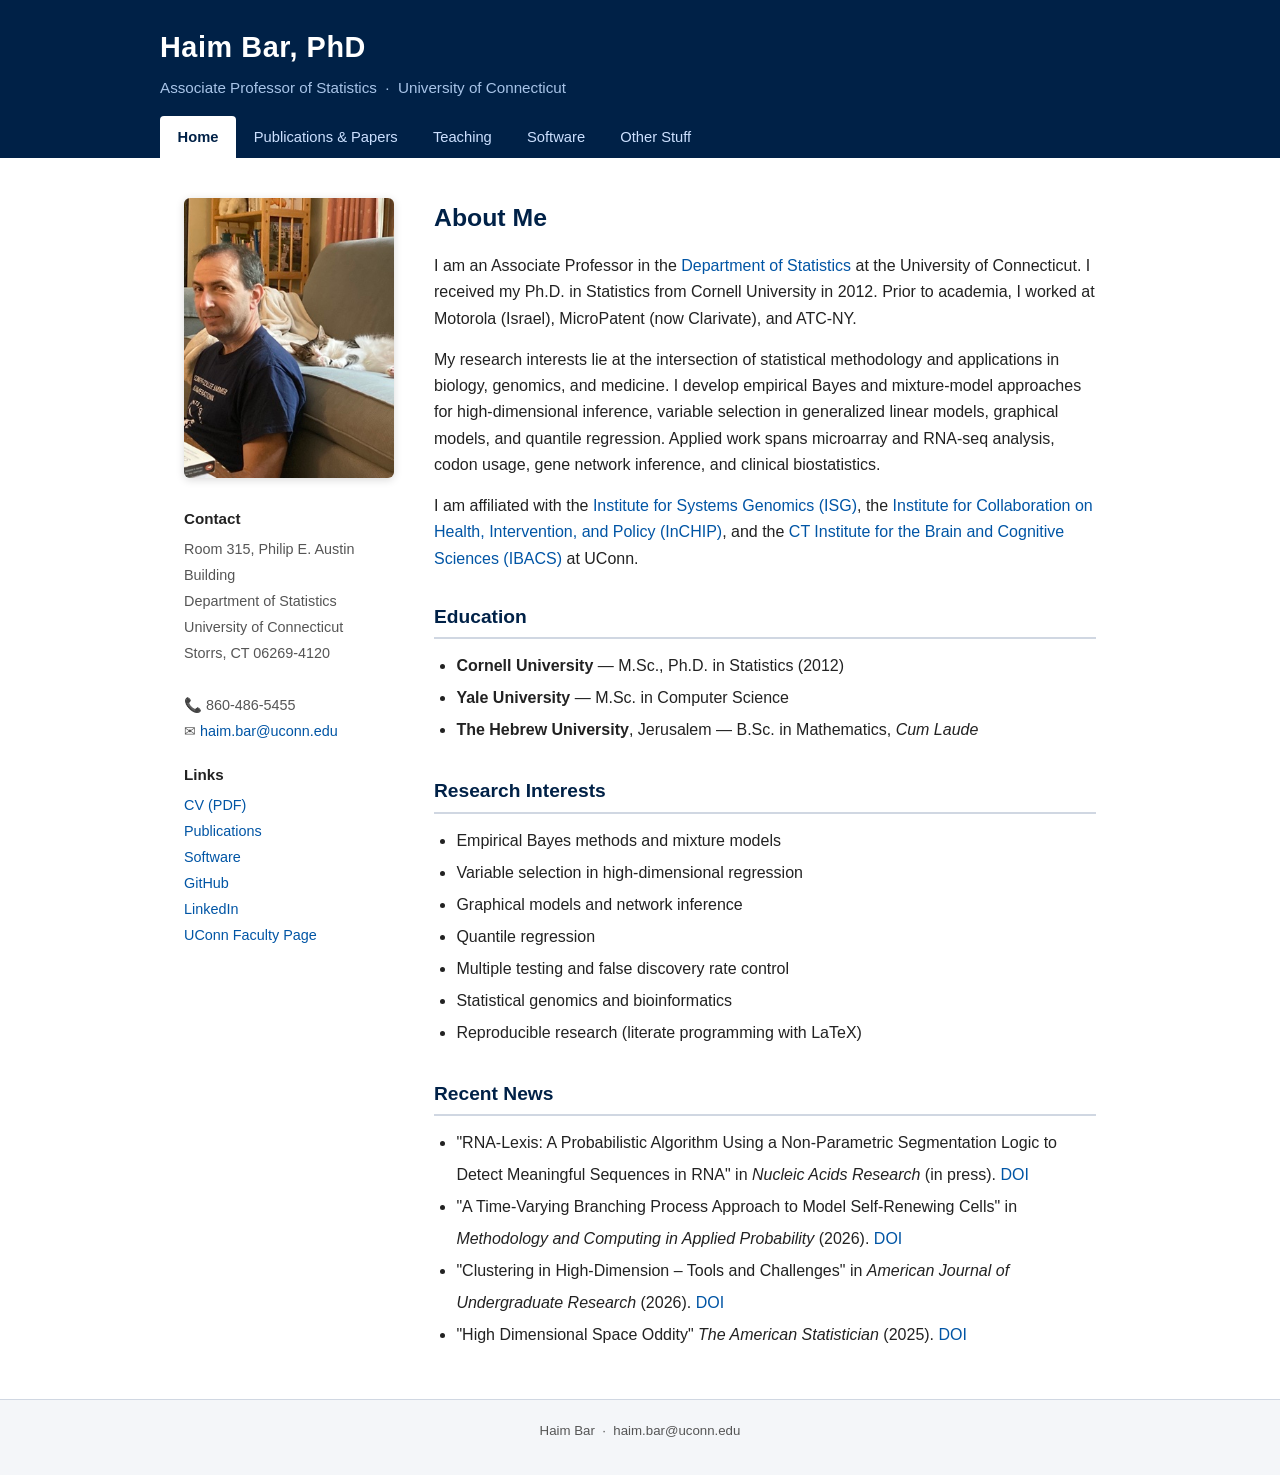
<file: index.html>
<!DOCTYPE html>
<html lang="en">
<head>
  <meta charset="UTF-8">
  <meta name="viewport" content="width=device-width, initial-scale=1.0">
  <title>Haim Bar, PhD – Statistics</title>
  <meta name="description" content="Haim Bar, Associate Professor of Statistics at the University of Connecticut. Research in empirical Bayes methods, mixture models, statistical genomics, and high-dimensional inference.">
  <link rel="stylesheet" href="css/style.css">
</head>
<script type="application/ld+json">
{
  "@context": "https://schema.org",
  "@type": "Person",
  "name": "Haim Bar",
  "givenName": "Haim",
  "familyName": "Bar",
  "honorificSuffix": "PhD",
  "jobTitle": "Associate Professor of Statistics",
  "affiliation": {
    "@type": "Organization",
    "name": "University of Connecticut",
    "department": "Department of Statistics",
    "url": "https://statistics.uconn.edu/"
  },
  "url": "https://haimbar.github.io",
  "email": "haim.bar@uconn.edu",
  "telephone": "+1-860-486-5455",
  "address": {
    "@type": "PostalAddress",
    "streetAddress": "Room 315, Philip E. Austin Building",
    "addressLocality": "Storrs",
    "addressRegion": "CT",
    "postalCode": "06269-4120",
    "addressCountry": "US"
  },
  "alumniOf": [
    { "@type": "Organization", "name": "Cornell University" },
    { "@type": "Organization", "name": "Yale University" },
    { "@type": "Organization", "name": "The Hebrew University of Jerusalem" }
  ],
  "knowsAbout": [
    "Empirical Bayes methods",
    "Mixture models",
    "Statistical genomics",
    "High-dimensional inference",
    "Variable selection in generalized linear models",
    "Graphical models and network inference",
    "Quantile regression",
    "Multiple testing and false discovery rate",
    "RNA-seq analysis",
    "Bioinformatics"
  ],
  "sameAs": [
    "https://github.com/haimbar",
    "https://www.linkedin.com/in/haim-bar-45a3612/",
    "https://statistics.uconn.edu/person/haim-bar/"
  ]
}
</script>
<body>

<header>
  <div class="header-inner">
    <div class="site-title"><a href="index.html">Haim Bar, PhD</a></div>
    <div class="site-subtitle">Associate Professor of Statistics &nbsp;·&nbsp; University of Connecticut</div>
    <nav>
      <ul>
        <li><a href="index.html" class="active">Home</a></li>
        <li><a href="publications.html">Publications &amp; Papers</a></li>
        <li><a href="teaching.html">Teaching</a></li>
        <li><a href="software.html">Software</a></li>
        <li><a href="other.html">Other Stuff</a></li>
      </ul>
    </nav>
  </div>
</header>

<main>
  <div class="home-grid">

    <!-- Left column: photo + contact -->
    <div>
      <img src="img/photo.jpg" alt="Haim Bar" class="profile-photo"
           onerror="this.outerHTML='<div class=\'profile-photo-placeholder\'>Photo</div>'">

      <div class="contact-block">
        <strong>Contact</strong>
        Room 315, Philip E. Austin Building<br>
        Department of Statistics<br>
        University of Connecticut<br>
        Storrs, CT 06269-4120<br><br>
        &#128222; 860-486-5455<br>
        ✉ <a href="mailto:haim.bar@uconn.edu">haim.bar@uconn.edu</a>
      </div>

      <div class="contact-block" style="margin-top:1rem;">
        <strong>Links</strong>
        <a href="HYB_CV.pdf" target="_blank">CV (PDF)</a><br>
        <a href="publications.html">Publications</a><br>
        <a href="software.html">Software</a><br>
        <a href="https://github.com/haimbar" target="_blank" rel="noopener">GitHub</a><br>
        <a href="https://www.linkedin.com/in/haim-bar-45a3612/" target="_blank" rel="noopener">LinkedIn</a><br>
        <a href="https://statistics.uconn.edu/person/haim-bar/" target="_blank" rel="noopener">UConn Faculty Page</a>
      </div>
    </div>

    <!-- Right column: bio -->
    <div>
      <h1>About Me</h1>

      <p>
        I am an Associate Professor in the
        <a href="https://statistics.uconn.edu/" target="_blank" rel="noopener">Department of Statistics</a>
        at the University of Connecticut. I received my Ph.D. in Statistics from Cornell University in 2012.
        Prior to academia, I worked at Motorola (Israel), MicroPatent (now Clarivate), and ATC-NY.
      </p>

      <p>
        My research interests lie at the intersection of statistical methodology and applications in biology,
        genomics, and medicine. I develop empirical Bayes and mixture-model approaches for high-dimensional
        inference, variable selection in generalized linear models, graphical models, and quantile regression.
        Applied work spans microarray and RNA-seq analysis, codon usage, gene network inference, and
        clinical biostatistics.
      </p>

      <p>
        I am affiliated with the
        <a href="https://isg.uconn.edu/" target="_blank" rel="noopener">Institute for Systems Genomics (ISG)</a>,
        the
        <a href="https://inchip.uconn.edu/" target="_blank" rel="noopener">Institute for Collaboration on Health, Intervention, and Policy (InCHIP)</a>,
        and the
        <a href="https://ibacs.uconn.edu/" target="_blank" rel="noopener">CT Institute for the Brain and Cognitive Sciences (IBACS)</a>
        at UConn.
      </p>

      <h2>Education</h2>
      <ul style="margin-left:1.4rem; margin-bottom:.9rem; line-height:2;">
        <li><strong>Cornell University</strong> — M.Sc., Ph.D. in Statistics (2012)</li>
        <li><strong>Yale University</strong> — M.Sc. in Computer Science</li>
        <li><strong>The Hebrew University</strong>, Jerusalem — B.Sc. in Mathematics, <em>Cum Laude</em></li>
      </ul>

      <h2>Research Interests</h2>
      <ul style="margin-left:1.4rem; margin-bottom:.9rem; line-height:2;">
        <li>Empirical Bayes methods and mixture models</li>
        <li>Variable selection in high-dimensional regression</li>
        <li>Graphical models and network inference</li>
        <li>Quantile regression</li>
        <li>Multiple testing and false discovery rate control</li>
        <li>Statistical genomics and bioinformatics</li>
        <li>Reproducible research (literate programming with LaTeX)</li>
      </ul>

      <h2>Recent News</h2>
      <ul style="margin-left:1.4rem; line-height:2;">
        <li>
          "RNA-Lexis: A Probabilistic Algorithm Using a Non-Parametric Segmentation Logic to Detect Meaningful Sequences in RNA"
          in <em>Nucleic Acids Research</em> (in press).
          <a href="https://doi.org/10.5281/zenodo.21744120" target="_blank" rel="noopener">DOI</a>
        </li>
        <li>
          "A Time-Varying Branching Process Approach to Model Self-Renewing Cells"
          in <em>Methodology and Computing in Applied Probability</em> (2026).
          <a href="https://doi.org/10.1007/s11009-026-10270-1" target="_blank" rel="noopener">DOI</a>
        </li>
        <li>
          "Clustering in High-Dimension – Tools and Challenges" in <em>American Journal of Undergraduate Research</em> (2026).
          <a href="https://doi.org/10.33697/ajur.2026.173" target="_blank" rel="noopener">DOI</a>
        </li>
        <li>
          "High Dimensional Space Oddity" <em>The American Statistician</em> (2025).
          <a href="https://doi.org/10.1080/00031305.2025.2505507" target="_blank" rel="noopener">DOI</a>
        </li>
      </ul>
    </div>

  </div>
</main>

<footer>
  <p>Haim Bar &nbsp;·&nbsp; <a href="mailto:haim.bar@uconn.edu">haim.bar@uconn.edu</a></p>
</footer>

</body>
</html>
</file>
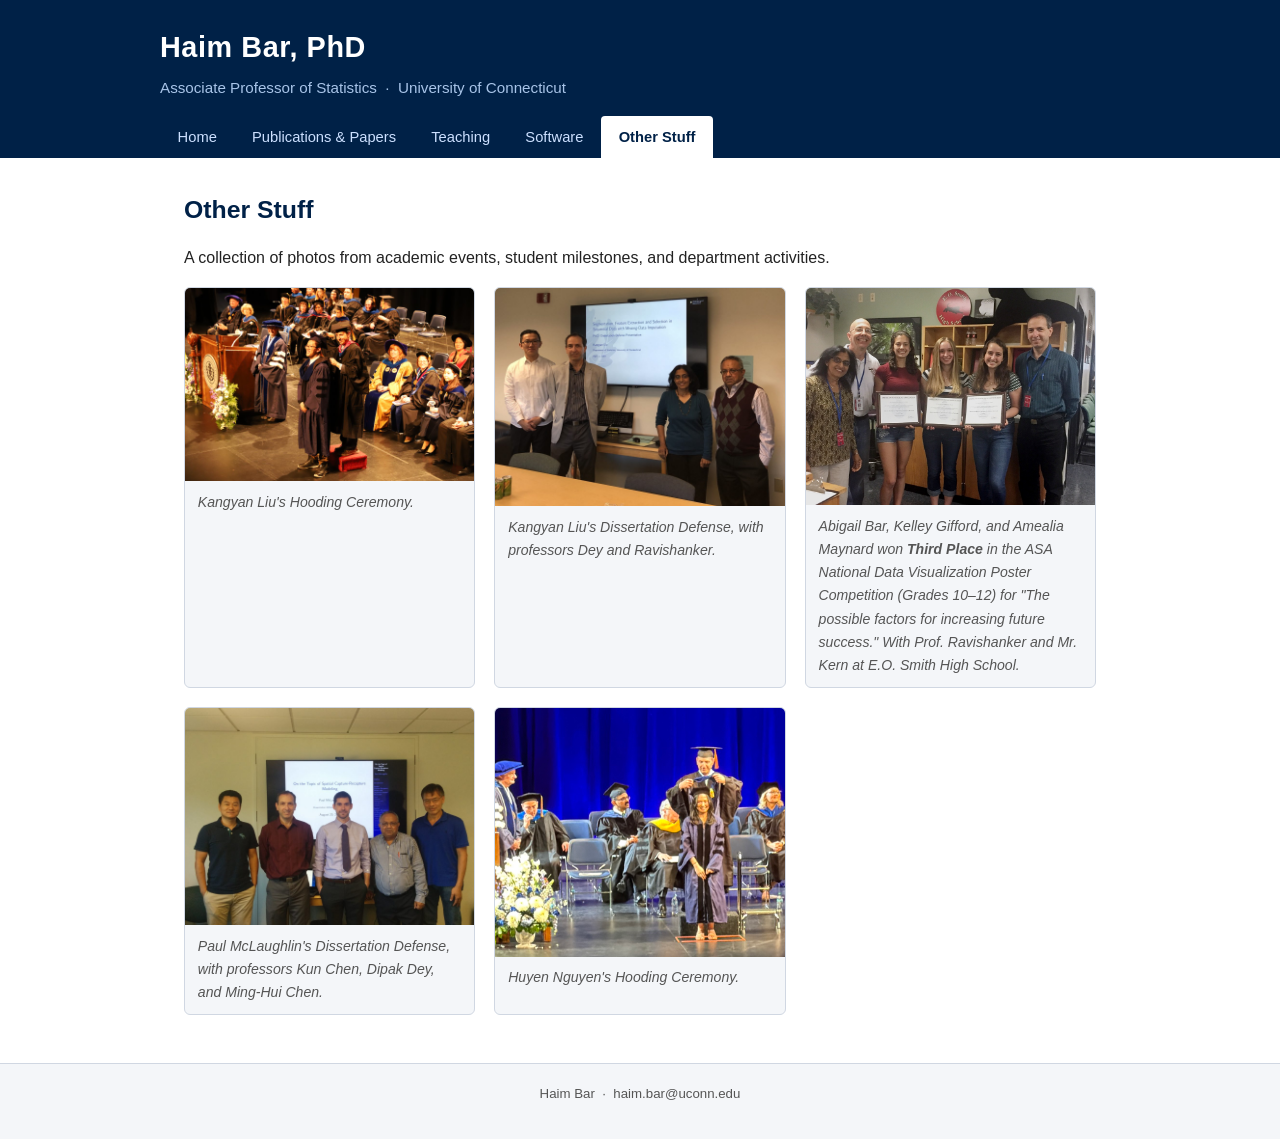
<file: other.html>
<!DOCTYPE html>
<html lang="en">
<head>
  <meta charset="UTF-8">
  <meta name="viewport" content="width=device-width, initial-scale=1.0">
  <title>Other Stuff – Haim Bar, PhD</title>
  <meta name="description" content="Photos and highlights from academic events, student milestones, and department activities — Haim Bar, Associate Professor of Statistics, University of Connecticut.">
  <link rel="stylesheet" href="css/style.css">
</head>
<body>

<header>
  <div class="header-inner">
    <div class="site-title"><a href="index.html">Haim Bar, PhD</a></div>
    <div class="site-subtitle">Associate Professor of Statistics &nbsp;·&nbsp; University of Connecticut</div>
    <nav>
      <ul>
        <li><a href="index.html">Home</a></li>
        <li><a href="publications.html">Publications &amp; Papers</a></li>
        <li><a href="teaching.html">Teaching</a></li>
        <li><a href="software.html">Software</a></li>
        <li><a href="other.html" class="active">Other Stuff</a></li>
      </ul>
    </nav>
  </div>
</header>

<main>
  <h1>Other Stuff</h1>

  <p>A collection of photos from academic events, student milestones, and department activities.</p>

  <div class="photo-grid">

    <div class="photo-card">
      <img src="img/kangyan_hooding.jpg" alt="Kangyan Liu Hooding Ceremony"
           onerror="this.style.display='none'">
      <div class="photo-caption">
        Kangyan Liu's Hooding Ceremony.
      </div>
    </div>

    <div class="photo-card">
      <img src="img/kangyan_defense.jpg" alt="Kangyan Liu Dissertation Defense"
           onerror="this.style.display='none'">
      <div class="photo-caption">
        Kangyan Liu's Dissertation Defense, with professors Dey and Ravishanker.
      </div>
    </div>

    <div class="photo-card">
      <img src="img/asa_competition.jpg" alt="ASA Data Visualization Competition"
           onerror="this.style.display='none'">
      <div class="photo-caption">
        Abigail Bar, Kelley Gifford, and Amealia Maynard won <strong>Third Place</strong> in the
        ASA National Data Visualization Poster Competition (Grades 10–12) for
        "The possible factors for increasing future success." With Prof. Ravishanker and
        Mr. Kern at E.O. Smith High School.
      </div>
    </div>

    <div class="photo-card">
      <img src="img/paul_defense.jpg" alt="Paul McLaughlin Dissertation Defense"
           onerror="this.style.display='none'">
      <div class="photo-caption">
        Paul McLaughlin's Dissertation Defense, with professors Kun Chen,
        Dipak Dey, and Ming-Hui Chen.
      </div>
    </div>

    <div class="photo-card">
      <img src="img/huyen_hooding.jpg" alt="Huyen Nguyen Hooding Ceremony"
           onerror="this.style.display='none'">
      <div class="photo-caption">
        Huyen Nguyen's Hooding Ceremony.
      </div>
    </div>

  </div>


</main>

<footer>
  <p>Haim Bar &nbsp;·&nbsp;  <a href="mailto:haim.bar@uconn.edu">haim.bar@uconn.edu</a></p>
</footer>

</body>
</html>
</file>
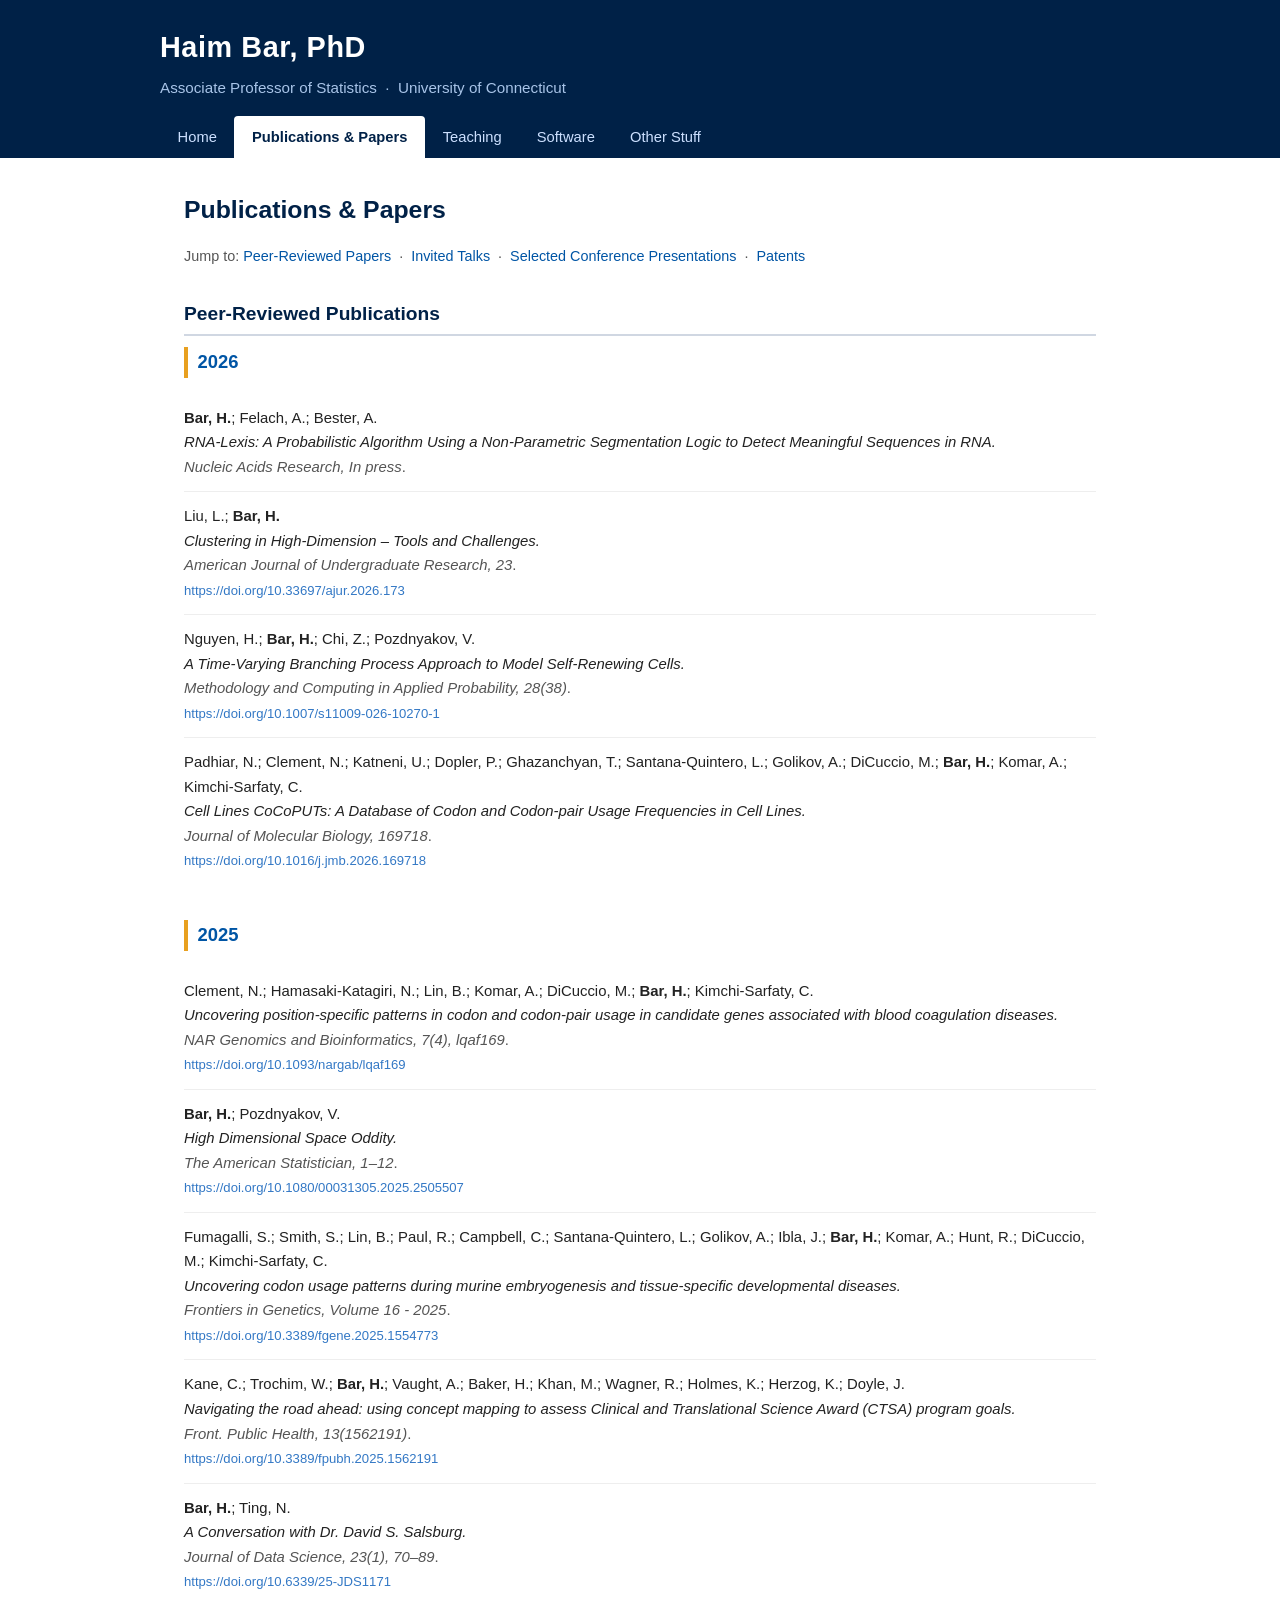
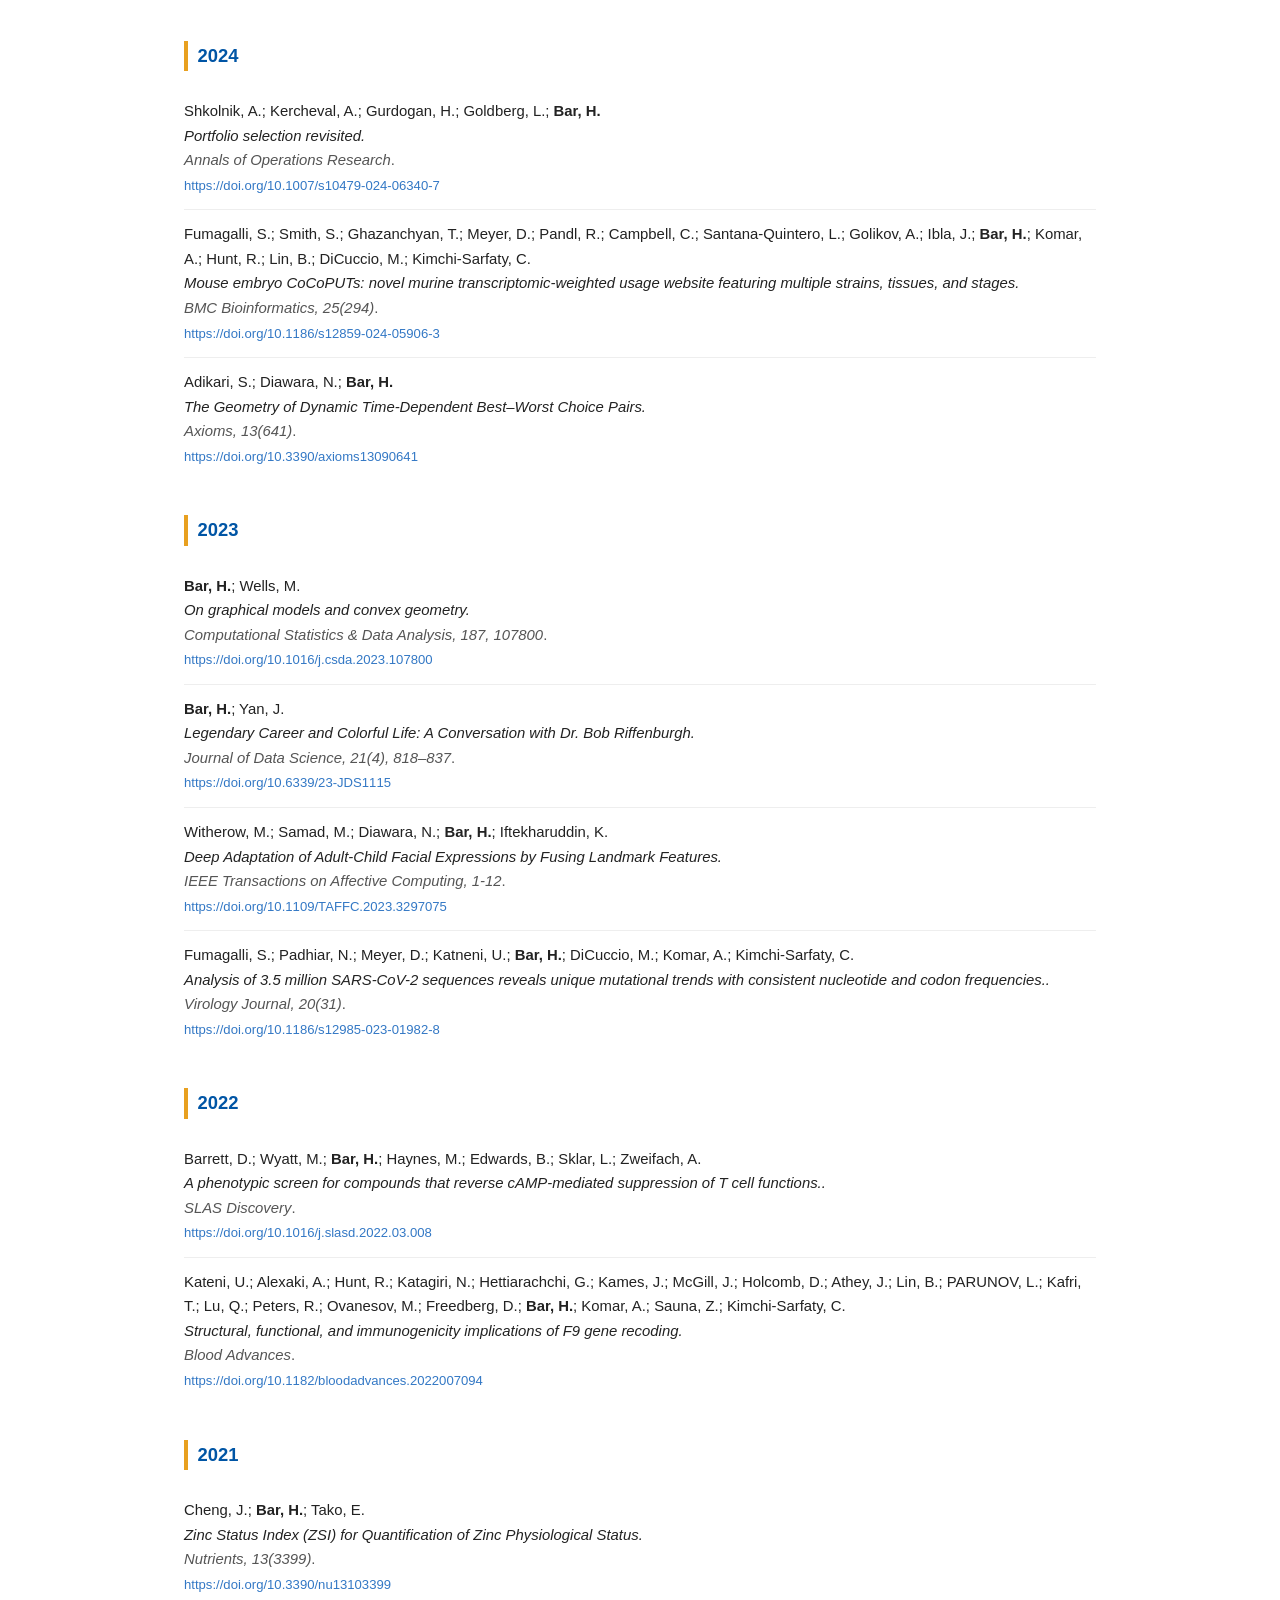
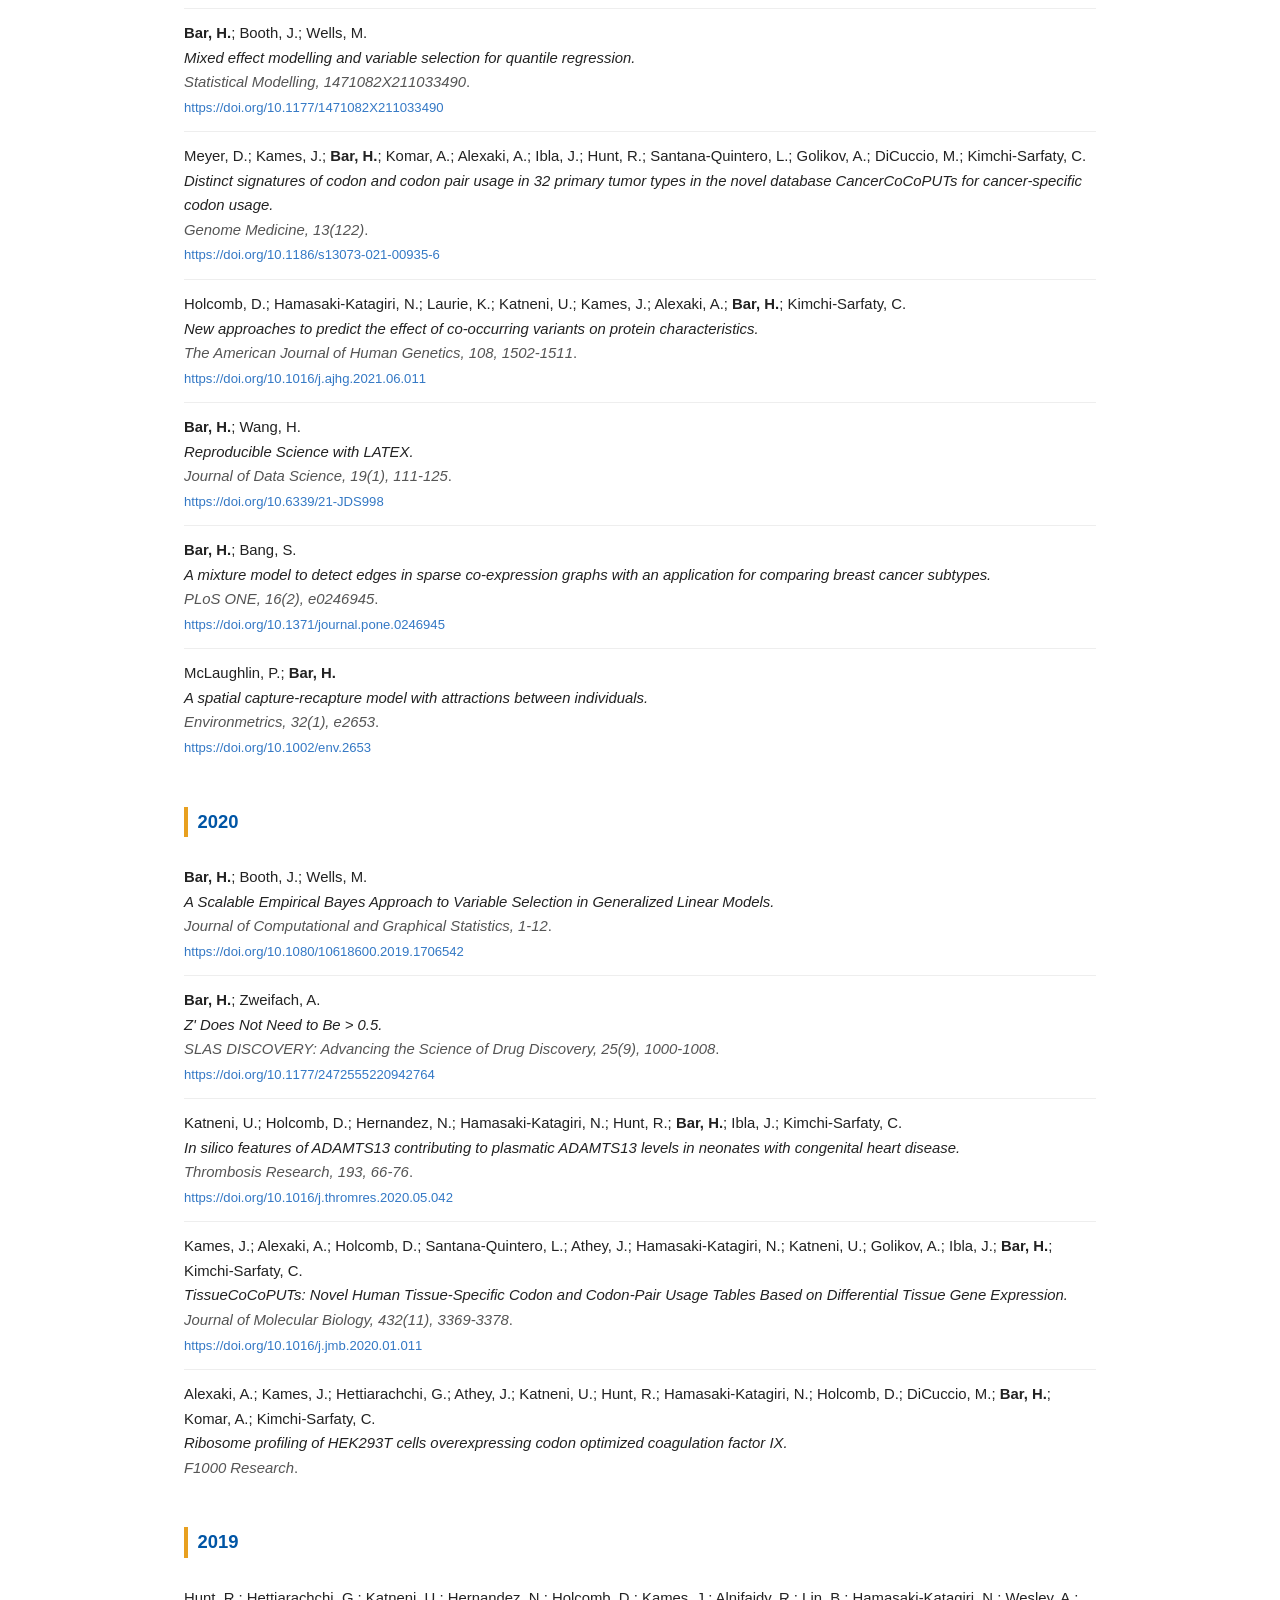
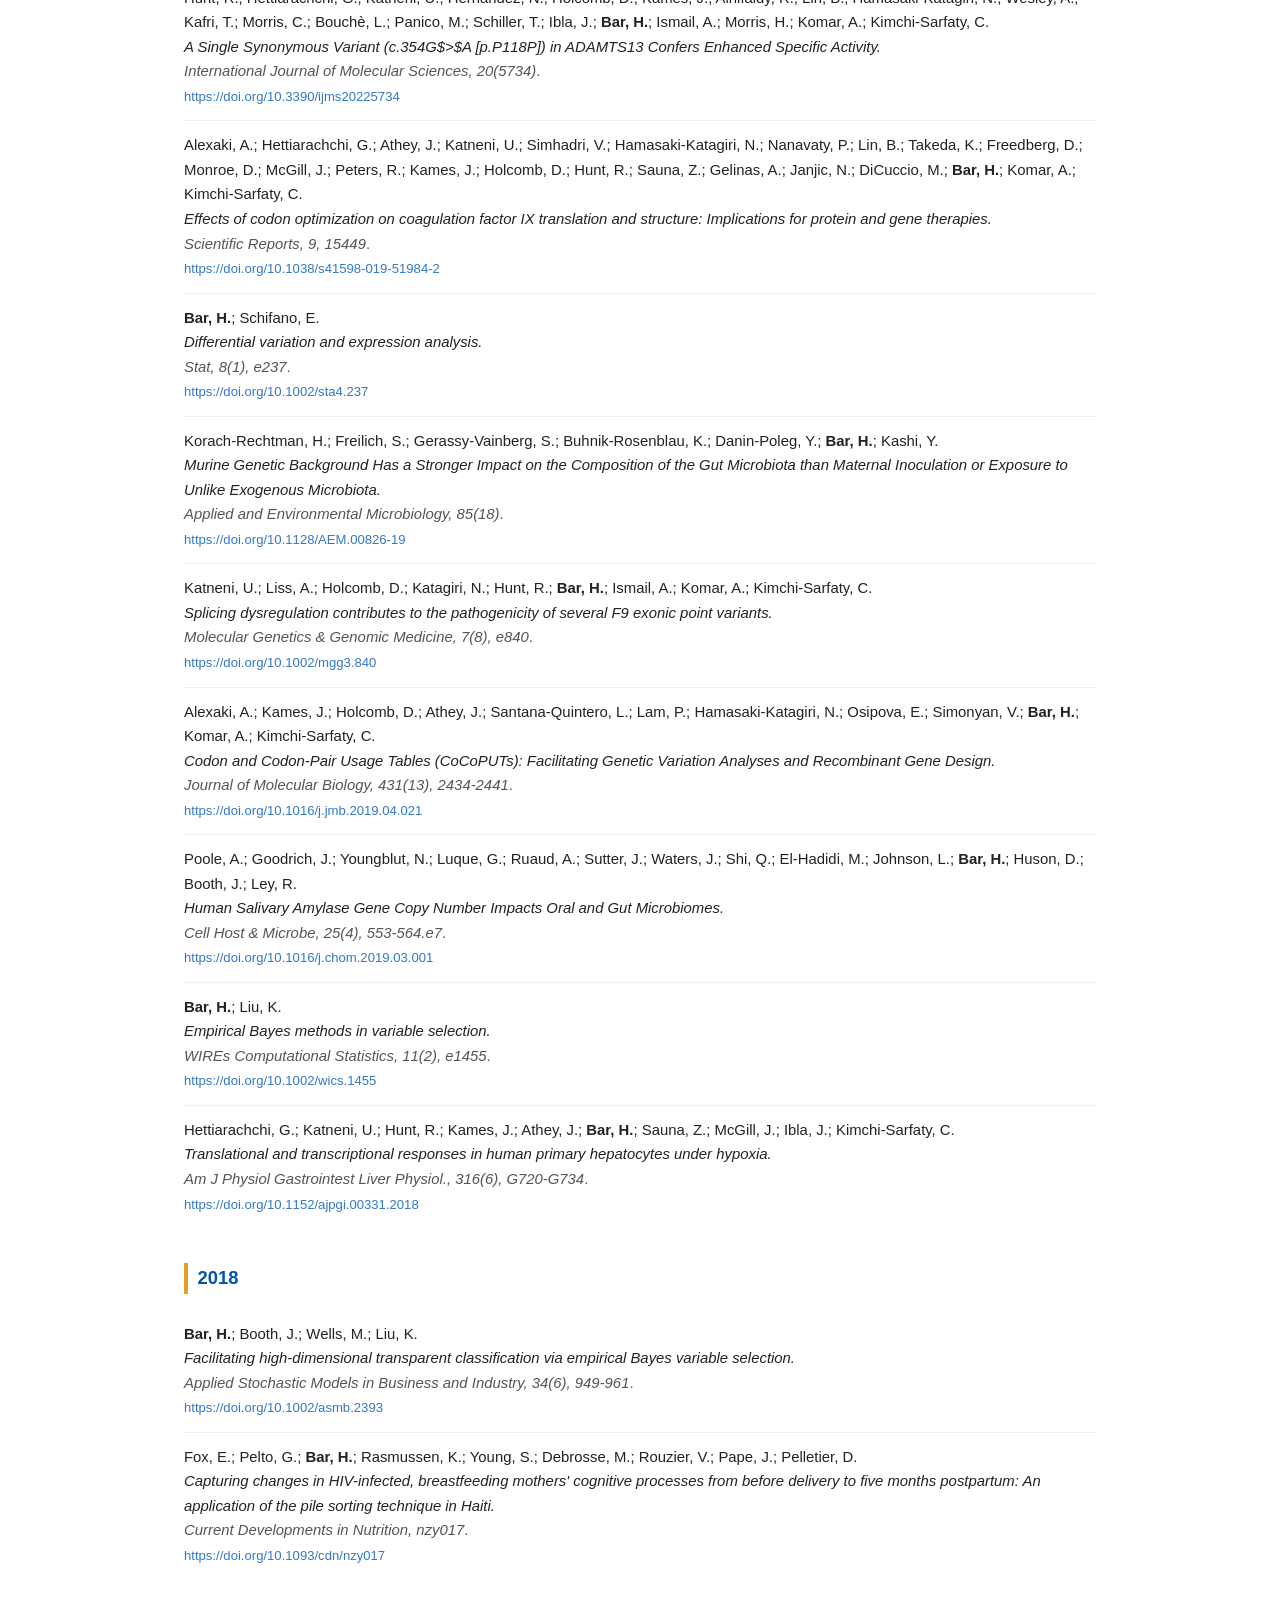
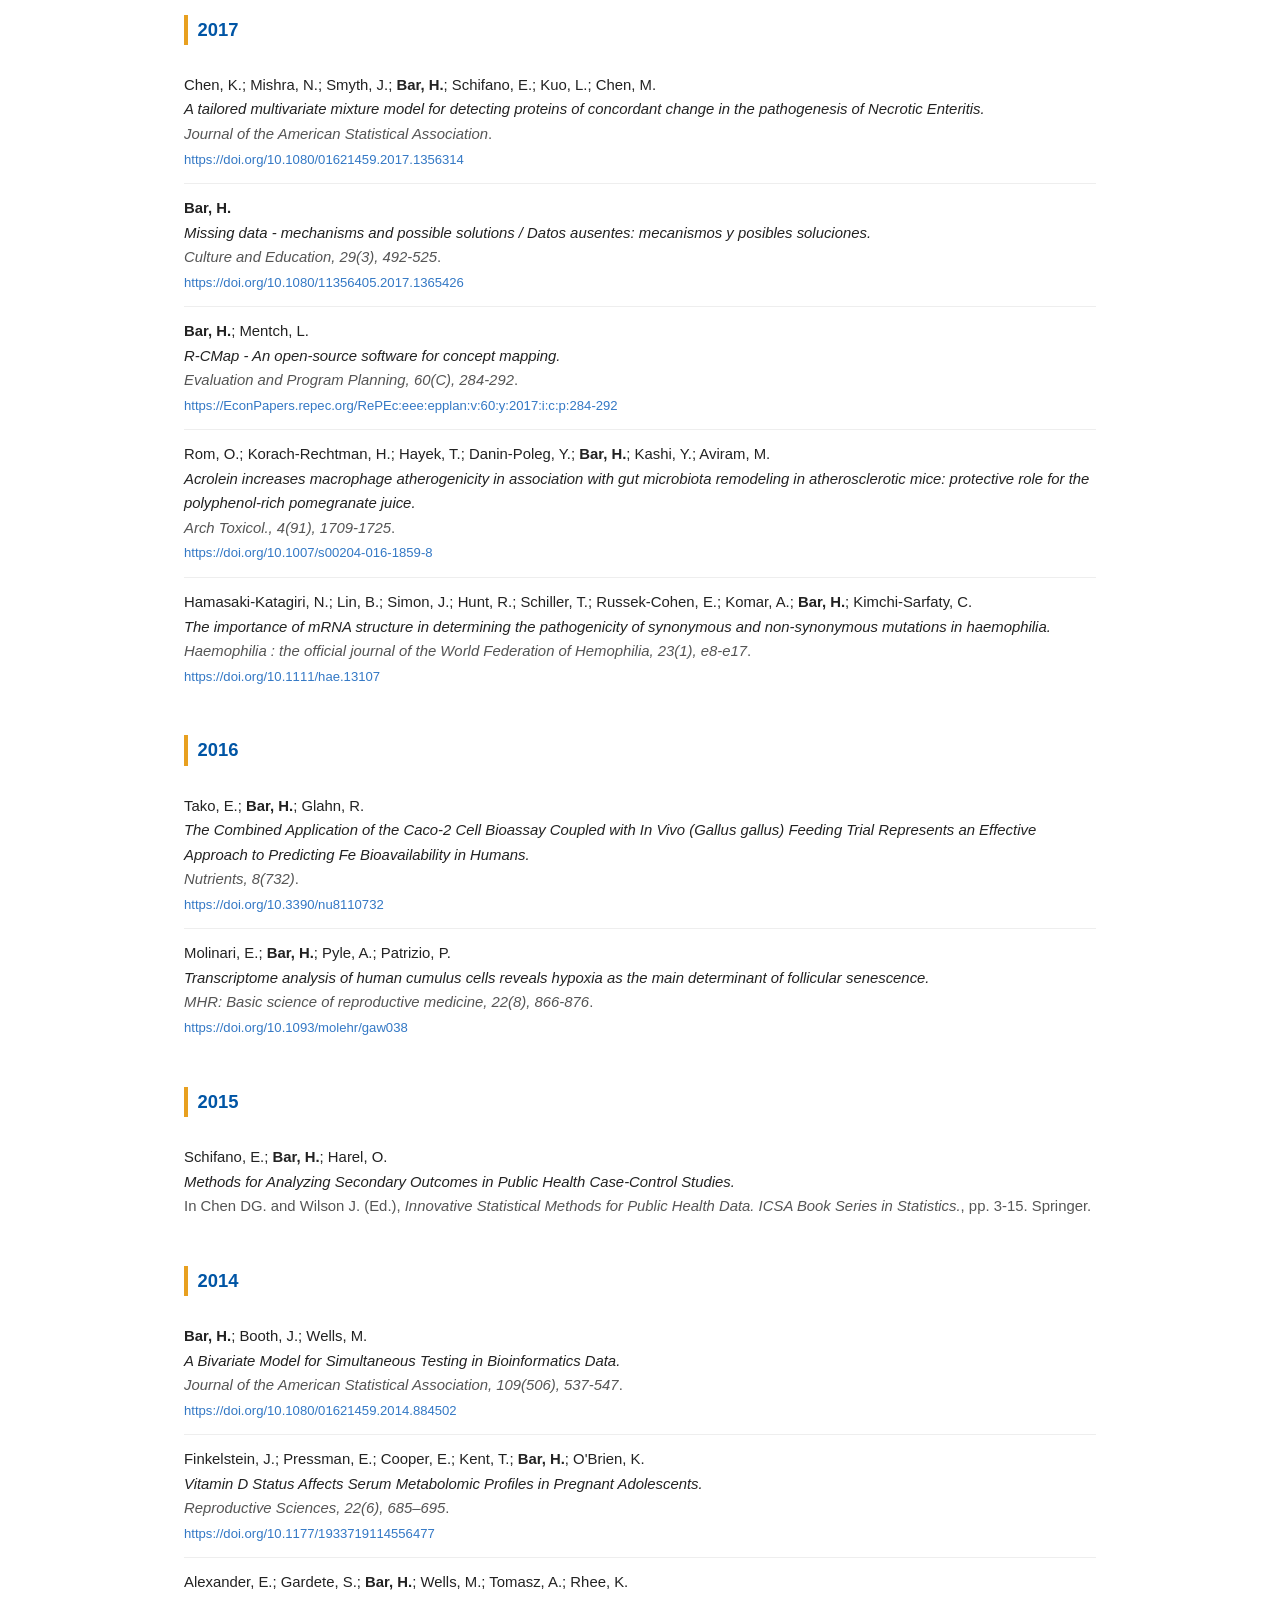
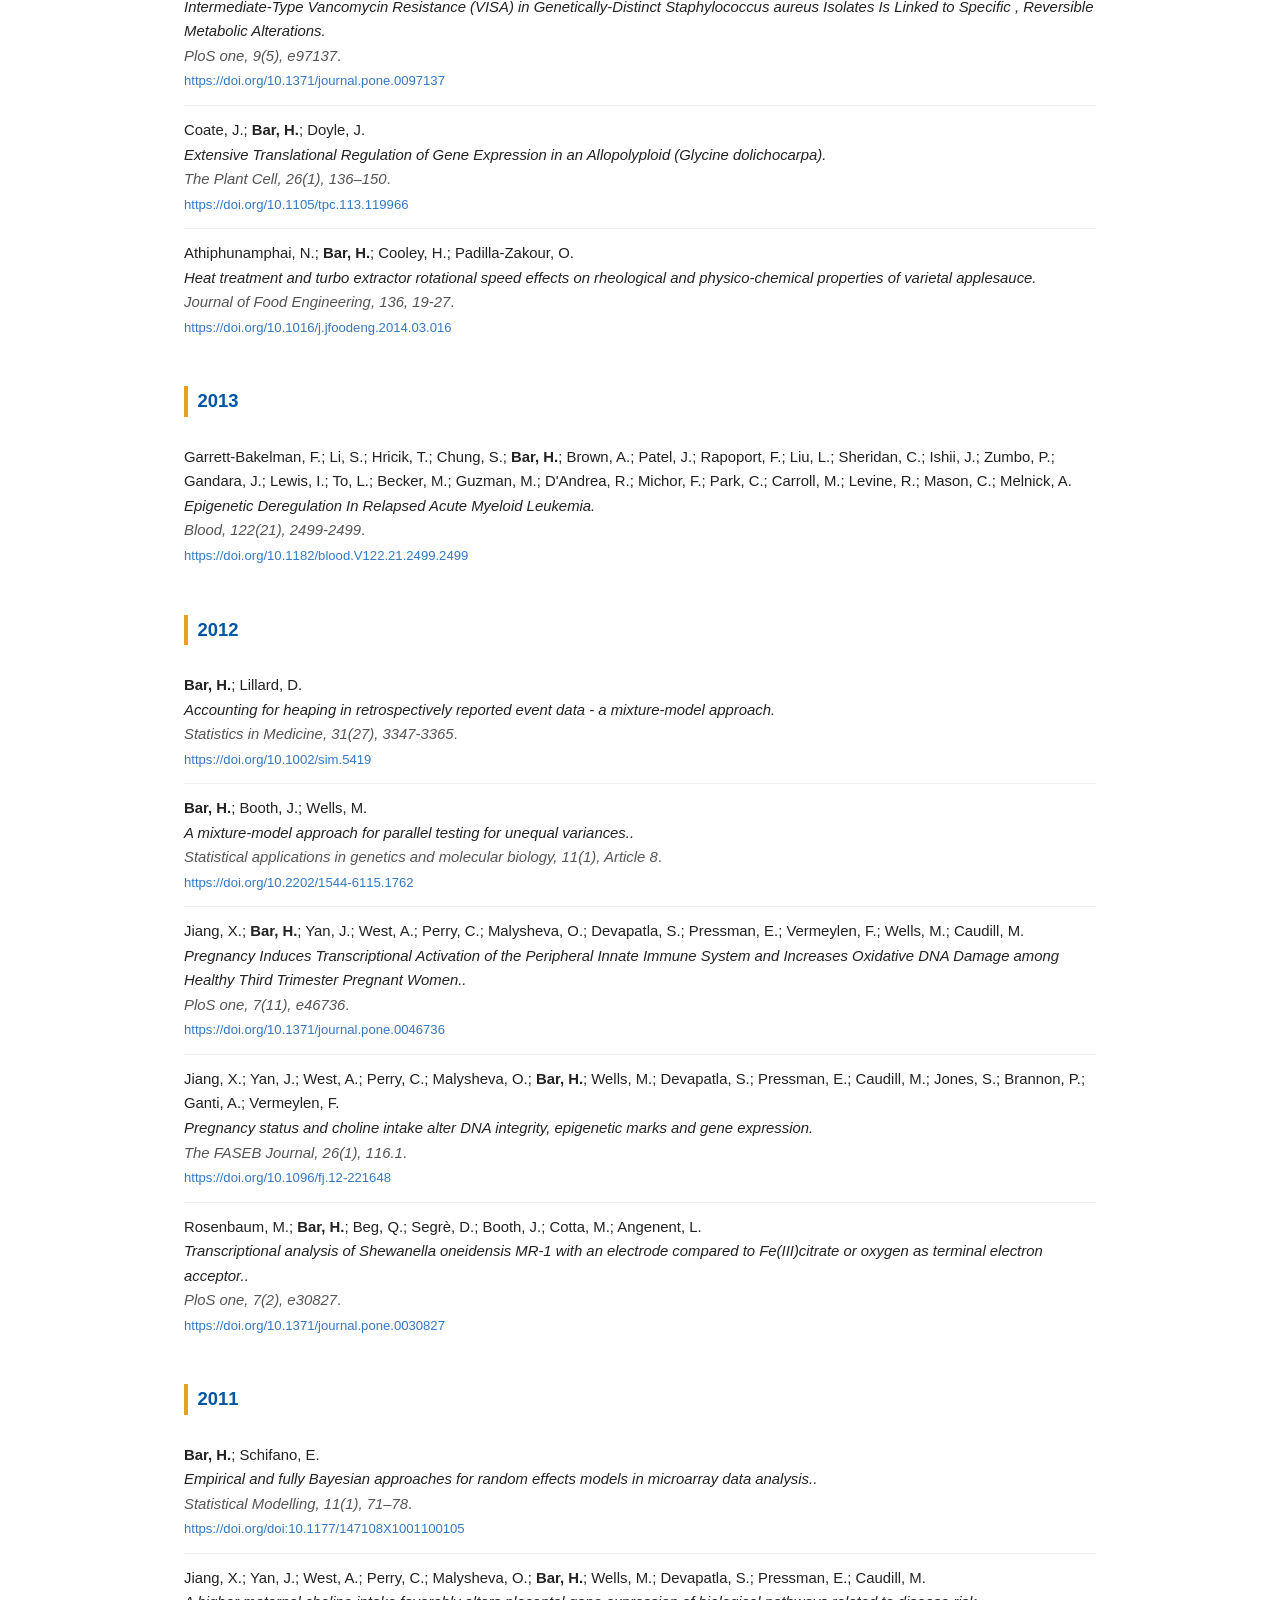
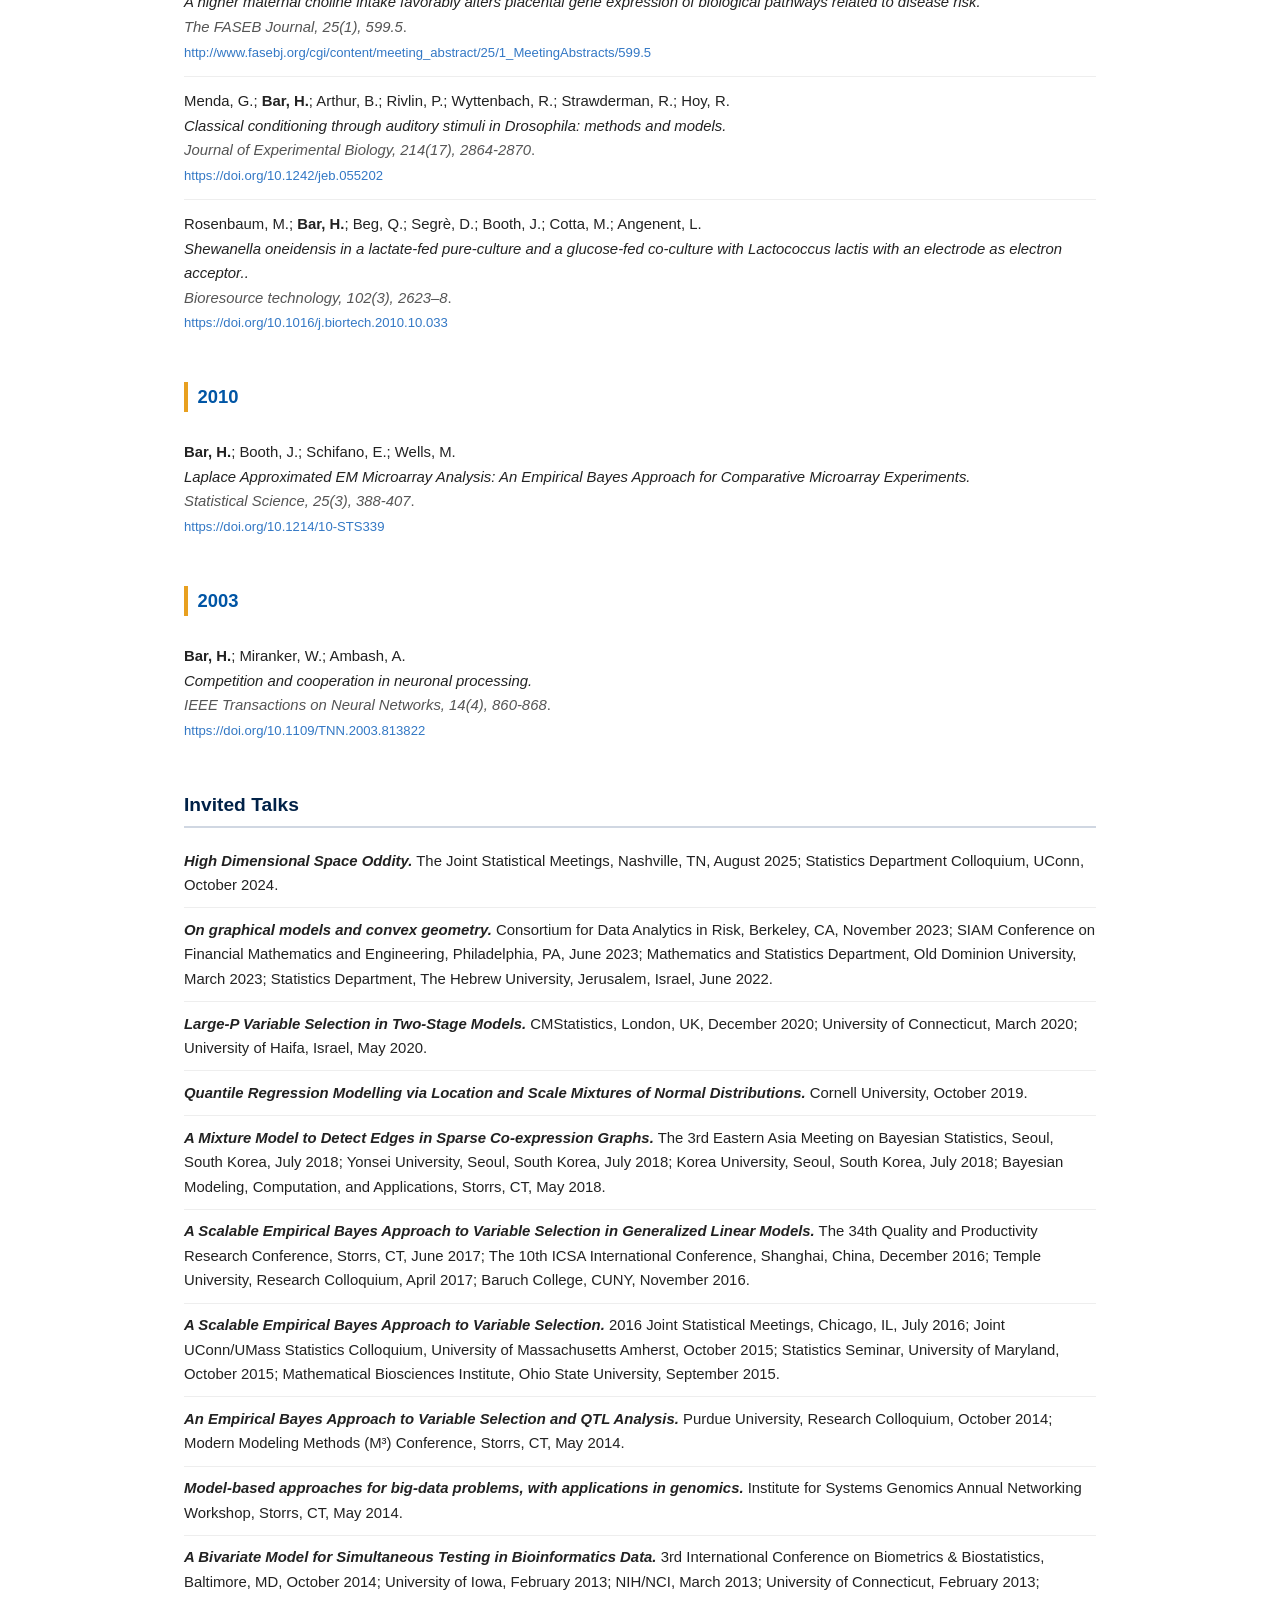
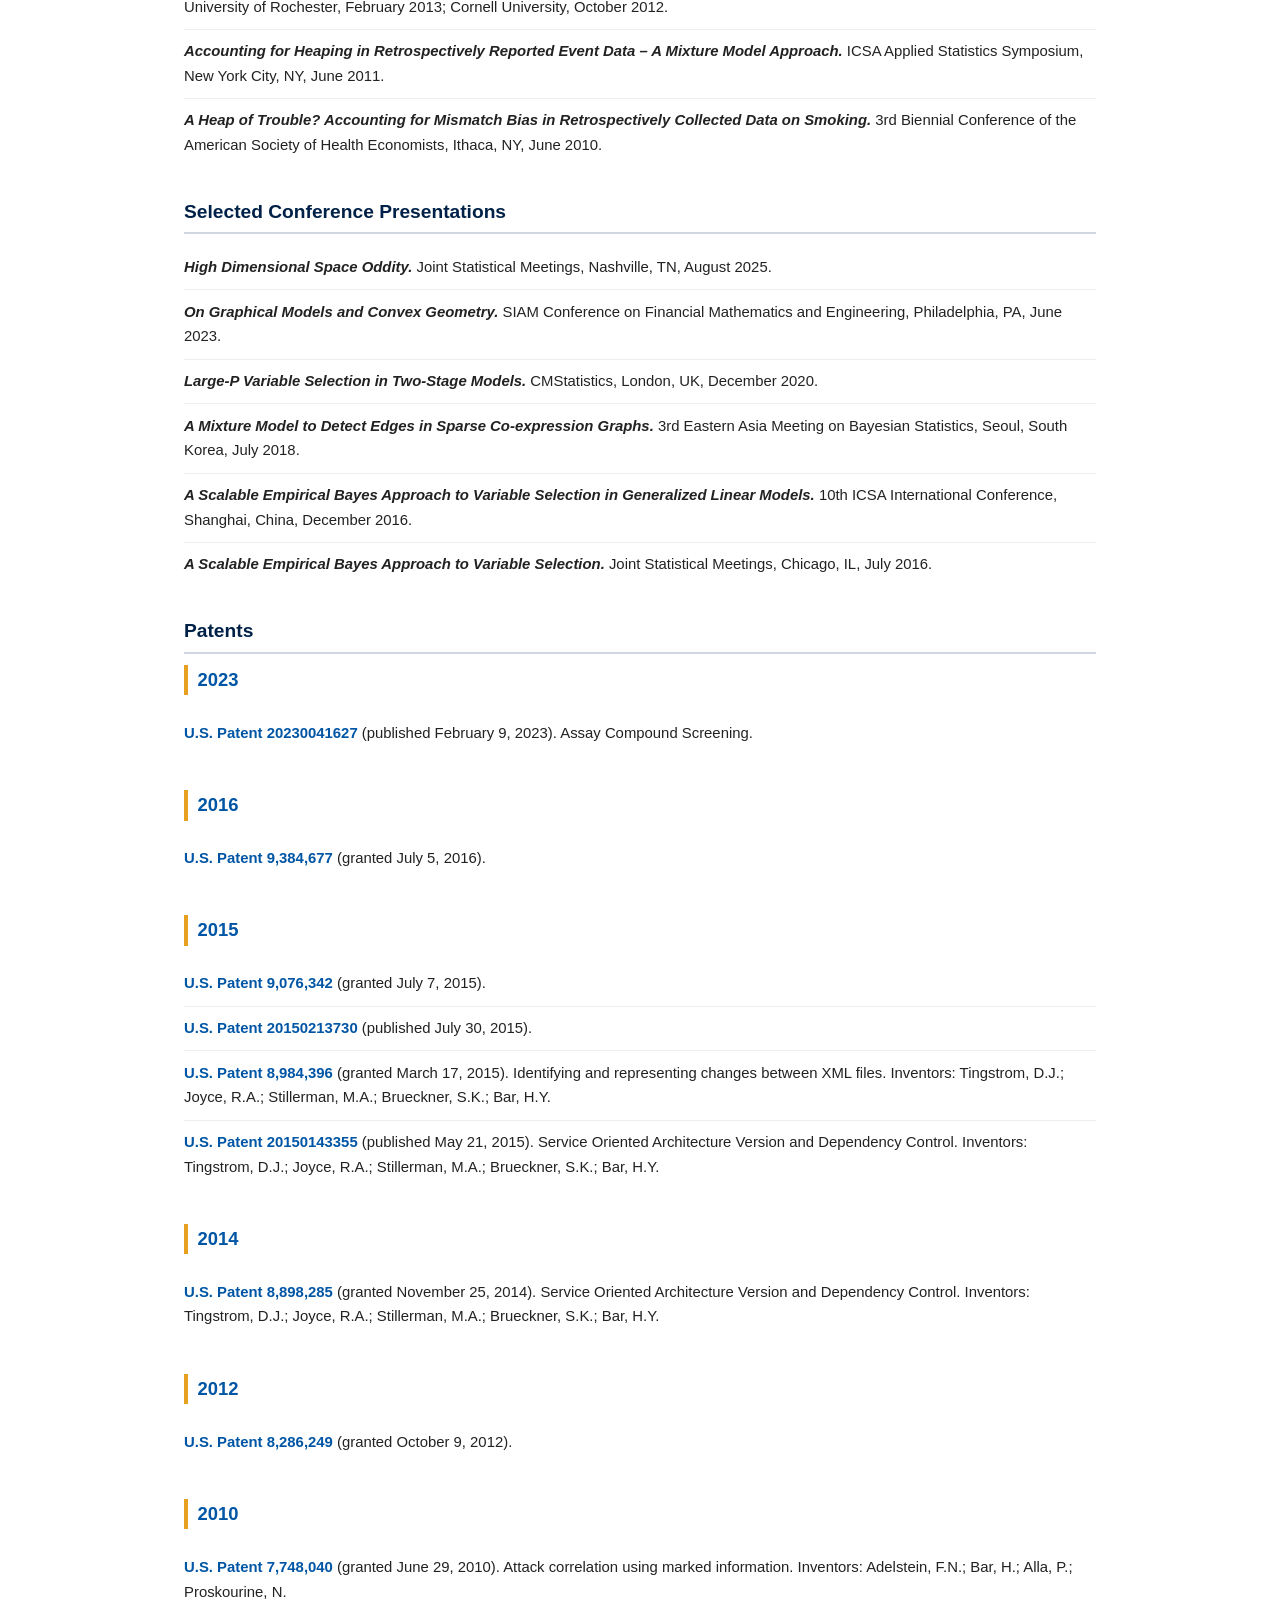
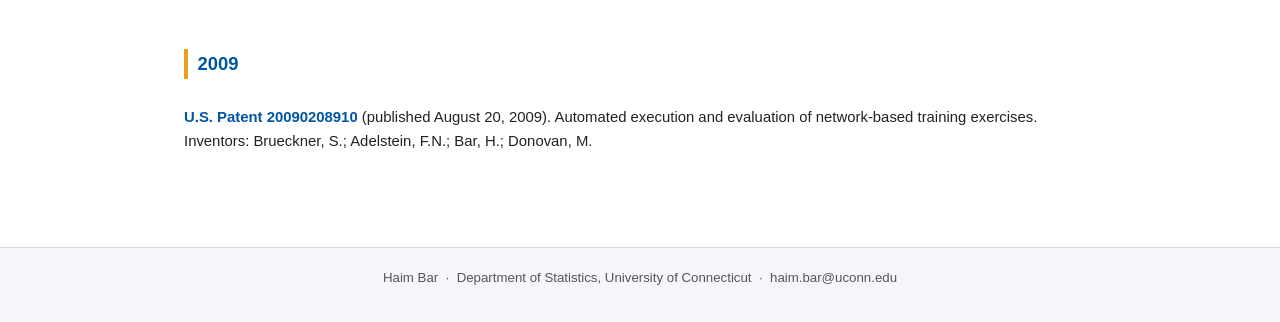
<file: publications.html>
<!DOCTYPE html>
<html lang="en">
<head>
  <meta charset="UTF-8">
  <meta name="viewport" content="width=device-width, initial-scale=1.0">
  <title>Publications – Haim Bar, PhD</title>
  <link rel="stylesheet" href="css/style.css">
</head>
<body>
<header>
  <div class="header-inner">
    <div class="site-title"><a href="index.html">Haim Bar, PhD</a></div>
    <div class="site-subtitle">Associate Professor of Statistics &nbsp;·&nbsp; University of Connecticut</div>
    <nav><ul>
        <li><a href="index.html">Home</a></li>
        <li><a href="publications.html" class="active">Publications &amp; Papers</a></li>
        <li><a href="teaching.html">Teaching</a></li>
        <li><a href="software.html">Software</a></li>
        <li><a href="other.html">Other Stuff</a></li>
    </ul></nav>
  </div>
</header>
<main>
  <h1>Publications &amp; Papers</h1>
  <p style="color:var(--muted); font-size:.9rem;">Jump to: <a href="#papers">Peer-Reviewed Papers</a> &nbsp;·&nbsp; <a href="#talks">Invited Talks</a> &nbsp;·&nbsp; <a href="#presentations">Selected Conference Presentations</a> &nbsp;·&nbsp; <a href="#patents">Patents</a></p>
  <h2 id="papers">Peer-Reviewed Publications</h2>
  <div class="year-group">
    <div class="year-label">2026</div>
    <ul class="pub-list">
      <li class="pub-item">
        <div class="pub-authors"><em>Bar, H.</em>; Felach, A.; Bester, A.</div>
        <div class="pub-title">RNA-Lexis: A Probabilistic Algorithm Using a Non-Parametric Segmentation Logic to Detect Meaningful Sequences in RNA.</div>
        <div class="pub-journal"><em>Nucleic Acids Research, In press</em>.</div>
        
      </li>
      <li class="pub-item">
        <div class="pub-authors">Liu, L.; <em>Bar, H.</em></div>
        <div class="pub-title">Clustering in High-Dimension – Tools and Challenges.</div>
        <div class="pub-journal"><em>American Journal of Undergraduate Research, 23</em>.</div>
        <div class="pub-doi"><a href="https://doi.org/10.33697/ajur.2026.173" target="_blank" rel="noopener">https://doi.org/10.33697/ajur.2026.173</a></div>
      </li>
      <li class="pub-item">
        <div class="pub-authors">Nguyen, H.; <em>Bar, H.</em>; Chi, Z.; Pozdnyakov, V.</div>
        <div class="pub-title">A Time-Varying Branching Process Approach to Model Self-Renewing Cells.</div>
        <div class="pub-journal"><em>Methodology and Computing in Applied Probability, 28(38)</em>.</div>
        <div class="pub-doi"><a href="https://doi.org/10.1007/s11009-026-10270-1" target="_blank" rel="noopener">https://doi.org/10.1007/s11009-026-10270-1</a></div>
      </li>
      <li class="pub-item">
        <div class="pub-authors">Padhiar, N.; Clement, N.; Katneni, U.; Dopler, P.; Ghazanchyan, T.; Santana-Quintero, L.; Golikov, A.; DiCuccio, M.; <em>Bar, H.</em>; Komar, A.; Kimchi-Sarfaty, C.</div>
        <div class="pub-title">Cell Lines CoCoPUTs: A Database of Codon and Codon-pair Usage Frequencies in Cell Lines.</div>
        <div class="pub-journal"><em>Journal of Molecular Biology, 169718</em>.</div>
        <div class="pub-doi"><a href="https://doi.org/10.1016/j.jmb.2026.169718" target="_blank" rel="noopener">https://doi.org/10.1016/j.jmb.2026.169718</a></div>
      </li>
    </ul>
  </div>
  <div class="year-group">
    <div class="year-label">2025</div>
    <ul class="pub-list">
      <li class="pub-item">
        <div class="pub-authors">Clement, N.; Hamasaki-Katagiri, N.; Lin, B.; Komar, A.; DiCuccio, M.; <em>Bar, H.</em>; Kimchi-Sarfaty, C.</div>
        <div class="pub-title">Uncovering position-specific patterns in codon and codon-pair usage in candidate genes associated with blood coagulation diseases.</div>
        <div class="pub-journal"><em>NAR Genomics and Bioinformatics, 7(4), lqaf169</em>.</div>
        <div class="pub-doi"><a href="https://doi.org/10.1093/nargab/lqaf169" target="_blank" rel="noopener">https://doi.org/10.1093/nargab/lqaf169</a></div>
      </li>
      <li class="pub-item">
        <div class="pub-authors"><em>Bar, H.</em>; Pozdnyakov, V.</div>
        <div class="pub-title">High Dimensional Space Oddity.</div>
        <div class="pub-journal"><em>The American Statistician, 1–12</em>.</div>
        <div class="pub-doi"><a href="https://doi.org/10.1080/00031305.2025.2505507" target="_blank" rel="noopener">https://doi.org/10.1080/00031305.2025.2505507</a></div>
      </li>
      <li class="pub-item">
        <div class="pub-authors">Fumagalli, S.; Smith, S.; Lin, B.; Paul, R.; Campbell, C.; Santana-Quintero, L.; Golikov, A.; Ibla, J.; <em>Bar, H.</em>; Komar, A.; Hunt, R.; DiCuccio, M.; Kimchi-Sarfaty, C.</div>
        <div class="pub-title">Uncovering codon usage patterns during murine embryogenesis and tissue-specific developmental diseases.</div>
        <div class="pub-journal"><em>Frontiers in Genetics, Volume 16 - 2025</em>.</div>
        <div class="pub-doi"><a href="https://doi.org/10.3389/fgene.2025.1554773" target="_blank" rel="noopener">https://doi.org/10.3389/fgene.2025.1554773</a></div>
      </li>
      <li class="pub-item">
        <div class="pub-authors">Kane, C.; Trochim, W.; <em>Bar, H.</em>; Vaught, A.; Baker, H.; Khan, M.; Wagner, R.; Holmes, K.; Herzog, K.; Doyle, J.</div>
        <div class="pub-title">Navigating the road ahead: using concept mapping to assess Clinical and Translational Science Award (CTSA) program goals.</div>
        <div class="pub-journal"><em>Front. Public Health, 13(1562191)</em>.</div>
        <div class="pub-doi"><a href="https://doi.org/10.3389/fpubh.2025.1562191" target="_blank" rel="noopener">https://doi.org/10.3389/fpubh.2025.1562191</a></div>
      </li>
      <li class="pub-item">
        <div class="pub-authors"><em>Bar, H.</em>; Ting, N.</div>
        <div class="pub-title">A Conversation with Dr. David S. Salsburg.</div>
        <div class="pub-journal"><em>Journal of Data Science, 23(1), 70–89</em>.</div>
        <div class="pub-doi"><a href="https://doi.org/10.6339/25-JDS1171" target="_blank" rel="noopener">https://doi.org/10.6339/25-JDS1171</a></div>
      </li>
    </ul>
  </div>
  <div class="year-group">
    <div class="year-label">2024</div>
    <ul class="pub-list">
      <li class="pub-item">
        <div class="pub-authors">Shkolnik, A.; Kercheval, A.; Gurdogan, H.; Goldberg, L.; <em>Bar, H.</em></div>
        <div class="pub-title">Portfolio selection revisited.</div>
        <div class="pub-journal"><em>Annals of Operations Research</em>.</div>
        <div class="pub-doi"><a href="https://doi.org/10.1007/s10479-024-06340-7" target="_blank" rel="noopener">https://doi.org/10.1007/s10479-024-06340-7</a></div>
      </li>
      <li class="pub-item">
        <div class="pub-authors">Fumagalli, S.; Smith, S.; Ghazanchyan, T.; Meyer, D.; Pandl, R.; Campbell, C.; Santana-Quintero, L.; Golikov, A.; Ibla, J.; <em>Bar, H.</em>; Komar, A.; Hunt, R.; Lin, B.; DiCuccio, M.; Kimchi-Sarfaty, C.</div>
        <div class="pub-title">Mouse embryo CoCoPUTs: novel murine transcriptomic-weighted usage website featuring multiple strains, tissues, and stages.</div>
        <div class="pub-journal"><em>BMC Bioinformatics, 25(294)</em>.</div>
        <div class="pub-doi"><a href="https://doi.org/10.1186/s12859-024-05906-3" target="_blank" rel="noopener">https://doi.org/10.1186/s12859-024-05906-3</a></div>
      </li>
      <li class="pub-item">
        <div class="pub-authors">Adikari, S.; Diawara, N.; <em>Bar, H.</em></div>
        <div class="pub-title">The Geometry of Dynamic Time-Dependent Best–Worst Choice Pairs.</div>
        <div class="pub-journal"><em>Axioms, 13(641)</em>.</div>
        <div class="pub-doi"><a href="https://doi.org/10.3390/axioms13090641" target="_blank" rel="noopener">https://doi.org/10.3390/axioms13090641</a></div>
      </li>
    </ul>
  </div>
  <div class="year-group">
    <div class="year-label">2023</div>
    <ul class="pub-list">
      <li class="pub-item">
        <div class="pub-authors"><em>Bar, H.</em>; Wells, M.</div>
        <div class="pub-title">On graphical models and convex geometry.</div>
        <div class="pub-journal"><em>Computational Statistics &amp; Data Analysis, 187, 107800</em>.</div>
        <div class="pub-doi"><a href="https://doi.org/10.1016/j.csda.2023.107800" target="_blank" rel="noopener">https://doi.org/10.1016/j.csda.2023.107800</a></div>
      </li>
      <li class="pub-item">
        <div class="pub-authors"><em>Bar, H.</em>; Yan, J.</div>
        <div class="pub-title">Legendary Career and Colorful Life: A Conversation with Dr. Bob Riffenburgh.</div>
        <div class="pub-journal"><em>Journal of Data Science, 21(4), 818–837</em>.</div>
        <div class="pub-doi"><a href="https://doi.org/10.6339/23-JDS1115" target="_blank" rel="noopener">https://doi.org/10.6339/23-JDS1115</a></div>
      </li>
      <li class="pub-item">
        <div class="pub-authors">Witherow, M.; Samad, M.; Diawara, N.; <em>Bar, H.</em>; Iftekharuddin, K.</div>
        <div class="pub-title">Deep Adaptation of Adult-Child Facial Expressions by Fusing Landmark Features.</div>
        <div class="pub-journal"><em>IEEE Transactions on Affective Computing, 1-12</em>.</div>
        <div class="pub-doi"><a href="https://doi.org/10.1109/TAFFC.2023.3297075" target="_blank" rel="noopener">https://doi.org/10.1109/TAFFC.2023.3297075</a></div>
      </li>
      <li class="pub-item">
        <div class="pub-authors">Fumagalli, S.; Padhiar, N.; Meyer, D.; Katneni, U.; <em>Bar, H.</em>; DiCuccio, M.; Komar, A.; Kimchi-Sarfaty, C.</div>
        <div class="pub-title">Analysis of 3.5 million SARS-CoV-2 sequences reveals unique mutational trends with consistent nucleotide and codon frequencies..</div>
        <div class="pub-journal"><em>Virology Journal, 20(31)</em>.</div>
        <div class="pub-doi"><a href="https://doi.org/10.1186/s12985-023-01982-8" target="_blank" rel="noopener">https://doi.org/10.1186/s12985-023-01982-8</a></div>
      </li>
    </ul>
  </div>
  <div class="year-group">
    <div class="year-label">2022</div>
    <ul class="pub-list">
      <li class="pub-item">
        <div class="pub-authors">Barrett, D.; Wyatt, M.; <em>Bar, H.</em>; Haynes, M.; Edwards, B.; Sklar, L.; Zweifach, A.</div>
        <div class="pub-title">A phenotypic screen for compounds that reverse cAMP-mediated suppression of T cell functions..</div>
        <div class="pub-journal"><em>SLAS Discovery</em>.</div>
        <div class="pub-doi"><a href="https://doi.org/10.1016/j.slasd.2022.03.008" target="_blank" rel="noopener">https://doi.org/10.1016/j.slasd.2022.03.008</a></div>
      </li>
      <li class="pub-item">
        <div class="pub-authors">Kateni, U.; Alexaki, A.; Hunt, R.; Katagiri, N.; Hettiarachchi, G.; Kames, J.; McGill, J.; Holcomb, D.; Athey, J.; Lin, B.; PARUNOV, L.; Kafri, T.; Lu, Q.; Peters, R.; Ovanesov, M.; Freedberg, D.; <em>Bar, H.</em>; Komar, A.; Sauna, Z.; Kimchi-Sarfaty, C.</div>
        <div class="pub-title">Structural, functional, and immunogenicity implications of F9 gene recoding.</div>
        <div class="pub-journal"><em>Blood Advances</em>.</div>
        <div class="pub-doi"><a href="https://doi.org/10.1182/bloodadvances.2022007094" target="_blank" rel="noopener">https://doi.org/10.1182/bloodadvances.2022007094</a></div>
      </li>
    </ul>
  </div>
  <div class="year-group">
    <div class="year-label">2021</div>
    <ul class="pub-list">
      <li class="pub-item">
        <div class="pub-authors">Cheng, J.; <em>Bar, H.</em>; Tako, E.</div>
        <div class="pub-title">Zinc Status Index (ZSI) for Quantification of Zinc Physiological Status.</div>
        <div class="pub-journal"><em>Nutrients, 13(3399)</em>.</div>
        <div class="pub-doi"><a href="https://doi.org/10.3390/nu13103399" target="_blank" rel="noopener">https://doi.org/10.3390/nu13103399</a></div>
      </li>
      <li class="pub-item">
        <div class="pub-authors"><em>Bar, H.</em>; Booth, J.; Wells, M.</div>
        <div class="pub-title">Mixed effect modelling and variable selection for quantile regression.</div>
        <div class="pub-journal"><em>Statistical Modelling, 1471082X211033490</em>.</div>
        <div class="pub-doi"><a href="https://doi.org/10.1177/1471082X211033490" target="_blank" rel="noopener">https://doi.org/10.1177/1471082X211033490</a></div>
      </li>
      <li class="pub-item">
        <div class="pub-authors">Meyer, D.; Kames, J.; <em>Bar, H.</em>; Komar, A.; Alexaki, A.; Ibla, J.; Hunt, R.; Santana-Quintero, L.; Golikov, A.; DiCuccio, M.; Kimchi-Sarfaty, C.</div>
        <div class="pub-title">Distinct signatures of codon and codon pair usage in 32 primary tumor types in the novel database CancerCoCoPUTs for cancer-specific codon usage.</div>
        <div class="pub-journal"><em>Genome Medicine, 13(122)</em>.</div>
        <div class="pub-doi"><a href="https://doi.org/10.1186/s13073-021-00935-6" target="_blank" rel="noopener">https://doi.org/10.1186/s13073-021-00935-6</a></div>
      </li>
      <li class="pub-item">
        <div class="pub-authors">Holcomb, D.; Hamasaki-Katagiri, N.; Laurie, K.; Katneni, U.; Kames, J.; Alexaki, A.; <em>Bar, H.</em>; Kimchi-Sarfaty, C.</div>
        <div class="pub-title">New approaches to predict the effect of co-occurring variants on protein characteristics.</div>
        <div class="pub-journal"><em>The American Journal of Human Genetics, 108, 1502-1511</em>.</div>
        <div class="pub-doi"><a href="https://doi.org/10.1016/j.ajhg.2021.06.011" target="_blank" rel="noopener">https://doi.org/10.1016/j.ajhg.2021.06.011</a></div>
      </li>
      <li class="pub-item">
        <div class="pub-authors"><em>Bar, H.</em>; Wang, H.</div>
        <div class="pub-title">Reproducible Science with LATEX.</div>
        <div class="pub-journal"><em>Journal of Data Science, 19(1), 111-125</em>.</div>
        <div class="pub-doi"><a href="https://doi.org/10.6339/21-JDS998" target="_blank" rel="noopener">https://doi.org/10.6339/21-JDS998</a></div>
      </li>
      <li class="pub-item">
        <div class="pub-authors"><em>Bar, H.</em>; Bang, S.</div>
        <div class="pub-title">A mixture model to detect edges in sparse co-expression graphs with an application for comparing breast cancer subtypes.</div>
        <div class="pub-journal"><em>PLoS ONE, 16(2), e0246945</em>.</div>
        <div class="pub-doi"><a href="https://doi.org/10.1371/journal.pone.0246945" target="_blank" rel="noopener">https://doi.org/10.1371/journal.pone.0246945</a></div>
      </li>
      <li class="pub-item">
        <div class="pub-authors">McLaughlin, P.; <em>Bar, H.</em></div>
        <div class="pub-title">A spatial capture-recapture model with attractions between individuals.</div>
        <div class="pub-journal"><em>Environmetrics, 32(1), e2653</em>.</div>
        <div class="pub-doi"><a href="https://doi.org/10.1002/env.2653" target="_blank" rel="noopener">https://doi.org/10.1002/env.2653</a></div>
      </li>
    </ul>
  </div>
  <div class="year-group">
    <div class="year-label">2020</div>
    <ul class="pub-list">
      <li class="pub-item">
        <div class="pub-authors"><em>Bar, H.</em>; Booth, J.; Wells, M.</div>
        <div class="pub-title">A Scalable Empirical Bayes Approach to Variable Selection in Generalized Linear Models.</div>
        <div class="pub-journal"><em>Journal of Computational and Graphical Statistics, 1-12</em>.</div>
        <div class="pub-doi"><a href="https://doi.org/10.1080/10618600.2019.1706542" target="_blank" rel="noopener">https://doi.org/10.1080/10618600.2019.1706542</a></div>
      </li>
      <li class="pub-item">
        <div class="pub-authors"><em>Bar, H.</em>; Zweifach, A.</div>
        <div class="pub-title">Z' Does Not Need to Be &gt; 0.5.</div>
        <div class="pub-journal"><em>SLAS DISCOVERY: Advancing the Science of Drug Discovery, 25(9), 1000-1008</em>.</div>
        <div class="pub-doi"><a href="https://doi.org/10.1177/2472555220942764" target="_blank" rel="noopener">https://doi.org/10.1177/2472555220942764</a></div>
      </li>
      <li class="pub-item">
        <div class="pub-authors">Katneni, U.; Holcomb, D.; Hernandez, N.; Hamasaki-Katagiri, N.; Hunt, R.; <em>Bar, H.</em>; Ibla, J.; Kimchi-Sarfaty, C.</div>
        <div class="pub-title">In silico features of ADAMTS13 contributing to plasmatic ADAMTS13 levels in neonates with congenital heart disease.</div>
        <div class="pub-journal"><em>Thrombosis Research, 193, 66-76</em>.</div>
        <div class="pub-doi"><a href="https://doi.org/10.1016/j.thromres.2020.05.042" target="_blank" rel="noopener">https://doi.org/10.1016/j.thromres.2020.05.042</a></div>
      </li>
      <li class="pub-item">
        <div class="pub-authors">Kames, J.; Alexaki, A.; Holcomb, D.; Santana-Quintero, L.; Athey, J.; Hamasaki-Katagiri, N.; Katneni, U.; Golikov, A.; Ibla, J.; <em>Bar, H.</em>; Kimchi-Sarfaty, C.</div>
        <div class="pub-title">TissueCoCoPUTs: Novel Human Tissue-Specific Codon and Codon-Pair Usage Tables Based on Differential Tissue Gene Expression.</div>
        <div class="pub-journal"><em>Journal of Molecular Biology, 432(11), 3369-3378</em>.</div>
        <div class="pub-doi"><a href="https://doi.org/10.1016/j.jmb.2020.01.011" target="_blank" rel="noopener">https://doi.org/10.1016/j.jmb.2020.01.011</a></div>
      </li>
      <li class="pub-item">
        <div class="pub-authors">Alexaki, A.; Kames, J.; Hettiarachchi, G.; Athey, J.; Katneni, U.; Hunt, R.; Hamasaki-Katagiri, N.; Holcomb, D.; DiCuccio, M.; <em>Bar, H.</em>; Komar, A.; Kimchi-Sarfaty, C.</div>
        <div class="pub-title">Ribosome profiling of HEK293T cells overexpressing codon optimized coagulation factor IX.</div>
        <div class="pub-journal"><em>F1000 Research</em>.</div>
        
      </li>
    </ul>
  </div>
  <div class="year-group">
    <div class="year-label">2019</div>
    <ul class="pub-list">
      <li class="pub-item">
        <div class="pub-authors">Hunt, R.; Hettiarachchi, G.; Katneni, U.; Hernandez, N.; Holcomb, D.; Kames, J.; Alnifaidy, R.; Lin, B.; Hamasaki-Katagiri, N.; Wesley, A.; Kafri, T.; Morris, C.; Bouchè, L.; Panico, M.; Schiller, T.; Ibla, J.; <em>Bar, H.</em>; Ismail, A.; Morris, H.; Komar, A.; Kimchi-Sarfaty, C.</div>
        <div class="pub-title">A Single Synonymous Variant (c.354G$>$A [p.P118P]) in ADAMTS13 Confers Enhanced Specific Activity.</div>
        <div class="pub-journal"><em>International Journal of Molecular Sciences, 20(5734)</em>.</div>
        <div class="pub-doi"><a href="https://doi.org/10.3390/ijms20225734" target="_blank" rel="noopener">https://doi.org/10.3390/ijms20225734</a></div>
      </li>
      <li class="pub-item">
        <div class="pub-authors">Alexaki, A.; Hettiarachchi, G.; Athey, J.; Katneni, U.; Simhadri, V.; Hamasaki-Katagiri, N.; Nanavaty, P.; Lin, B.; Takeda, K.; Freedberg, D.; Monroe, D.; McGill, J.; Peters, R.; Kames, J.; Holcomb, D.; Hunt, R.; Sauna, Z.; Gelinas, A.; Janjic, N.; DiCuccio, M.; <em>Bar, H.</em>; Komar, A.; Kimchi-Sarfaty, C.</div>
        <div class="pub-title">Effects of codon optimization on coagulation factor IX translation and structure: Implications for protein and gene therapies.</div>
        <div class="pub-journal"><em>Scientific Reports, 9, 15449</em>.</div>
        <div class="pub-doi"><a href="https://doi.org/10.1038/s41598-019-51984-2" target="_blank" rel="noopener">https://doi.org/10.1038/s41598-019-51984-2</a></div>
      </li>
      <li class="pub-item">
        <div class="pub-authors"><em>Bar, H.</em>; Schifano, E.</div>
        <div class="pub-title">Differential variation and expression analysis.</div>
        <div class="pub-journal"><em>Stat, 8(1), e237</em>.</div>
        <div class="pub-doi"><a href="https://doi.org/10.1002/sta4.237" target="_blank" rel="noopener">https://doi.org/10.1002/sta4.237</a></div>
      </li>
      <li class="pub-item">
        <div class="pub-authors">Korach-Rechtman, H.; Freilich, S.; Gerassy-Vainberg, S.; Buhnik-Rosenblau, K.; Danin-Poleg, Y.; <em>Bar, H.</em>; Kashi, Y.</div>
        <div class="pub-title">Murine Genetic Background Has a Stronger Impact on the Composition of the Gut Microbiota than Maternal Inoculation or Exposure to Unlike Exogenous Microbiota.</div>
        <div class="pub-journal"><em>Applied and Environmental Microbiology, 85(18)</em>.</div>
        <div class="pub-doi"><a href="https://doi.org/10.1128/AEM.00826-19" target="_blank" rel="noopener">https://doi.org/10.1128/AEM.00826-19</a></div>
      </li>
      <li class="pub-item">
        <div class="pub-authors">Katneni, U.; Liss, A.; Holcomb, D.; Katagiri, N.; Hunt, R.; <em>Bar, H.</em>; Ismail, A.; Komar, A.; Kimchi-Sarfaty, C.</div>
        <div class="pub-title">Splicing dysregulation contributes to the pathogenicity of several F9 exonic point variants.</div>
        <div class="pub-journal"><em>Molecular Genetics &amp; Genomic Medicine, 7(8), e840</em>.</div>
        <div class="pub-doi"><a href="https://doi.org/10.1002/mgg3.840" target="_blank" rel="noopener">https://doi.org/10.1002/mgg3.840</a></div>
      </li>
      <li class="pub-item">
        <div class="pub-authors">Alexaki, A.; Kames, J.; Holcomb, D.; Athey, J.; Santana-Quintero, L.; Lam, P.; Hamasaki-Katagiri, N.; Osipova, E.; Simonyan, V.; <em>Bar, H.</em>; Komar, A.; Kimchi-Sarfaty, C.</div>
        <div class="pub-title">Codon and Codon-Pair Usage Tables (CoCoPUTs): Facilitating Genetic Variation Analyses and Recombinant Gene Design.</div>
        <div class="pub-journal"><em>Journal of Molecular Biology, 431(13), 2434-2441</em>.</div>
        <div class="pub-doi"><a href="https://doi.org/10.1016/j.jmb.2019.04.021" target="_blank" rel="noopener">https://doi.org/10.1016/j.jmb.2019.04.021</a></div>
      </li>
      <li class="pub-item">
        <div class="pub-authors">Poole, A.; Goodrich, J.; Youngblut, N.; Luque, G.; Ruaud, A.; Sutter, J.; Waters, J.; Shi, Q.; El-Hadidi, M.; Johnson, L.; <em>Bar, H.</em>; Huson, D.; Booth, J.; Ley, R.</div>
        <div class="pub-title">Human Salivary Amylase Gene Copy Number Impacts Oral and Gut Microbiomes.</div>
        <div class="pub-journal"><em>Cell Host &amp; Microbe, 25(4), 553-564.e7</em>.</div>
        <div class="pub-doi"><a href="https://doi.org/10.1016/j.chom.2019.03.001" target="_blank" rel="noopener">https://doi.org/10.1016/j.chom.2019.03.001</a></div>
      </li>
      <li class="pub-item">
        <div class="pub-authors"><em>Bar, H.</em>; Liu, K.</div>
        <div class="pub-title">Empirical Bayes methods in variable selection.</div>
        <div class="pub-journal"><em>WIREs Computational Statistics, 11(2), e1455</em>.</div>
        <div class="pub-doi"><a href="https://doi.org/10.1002/wics.1455" target="_blank" rel="noopener">https://doi.org/10.1002/wics.1455</a></div>
      </li>
      <li class="pub-item">
        <div class="pub-authors">Hettiarachchi, G.; Katneni, U.; Hunt, R.; Kames, J.; Athey, J.; <em>Bar, H.</em>; Sauna, Z.; McGill, J.; Ibla, J.; Kimchi-Sarfaty, C.</div>
        <div class="pub-title">Translational and transcriptional responses in human primary hepatocytes under hypoxia.</div>
        <div class="pub-journal"><em>Am J Physiol Gastrointest Liver Physiol., 316(6), G720-G734</em>.</div>
        <div class="pub-doi"><a href="https://doi.org/10.1152/ajpgi.00331.2018" target="_blank" rel="noopener">https://doi.org/10.1152/ajpgi.00331.2018</a></div>
      </li>
    </ul>
  </div>
  <div class="year-group">
    <div class="year-label">2018</div>
    <ul class="pub-list">
      <li class="pub-item">
        <div class="pub-authors"><em>Bar, H.</em>; Booth, J.; Wells, M.; Liu, K.</div>
        <div class="pub-title">Facilitating high-dimensional transparent classification via empirical Bayes variable selection.</div>
        <div class="pub-journal"><em>Applied Stochastic Models in Business and Industry, 34(6), 949-961</em>.</div>
        <div class="pub-doi"><a href="https://doi.org/10.1002/asmb.2393" target="_blank" rel="noopener">https://doi.org/10.1002/asmb.2393</a></div>
      </li>
      <li class="pub-item">
        <div class="pub-authors">Fox, E.; Pelto, G.; <em>Bar, H.</em>; Rasmussen, K.; Young, S.; Debrosse, M.; Rouzier, V.; Pape, J.; Pelletier, D.</div>
        <div class="pub-title">Capturing changes in HIV-infected, breastfeeding mothers' cognitive processes from before delivery to five months postpartum: An application of the pile sorting technique in Haiti.</div>
        <div class="pub-journal"><em>Current Developments in Nutrition, nzy017</em>.</div>
        <div class="pub-doi"><a href="https://doi.org/10.1093/cdn/nzy017" target="_blank" rel="noopener">https://doi.org/10.1093/cdn/nzy017</a></div>
      </li>
    </ul>
  </div>
  <div class="year-group">
    <div class="year-label">2017</div>
    <ul class="pub-list">
      <li class="pub-item">
        <div class="pub-authors">Chen, K.; Mishra, N.; Smyth, J.; <em>Bar, H.</em>; Schifano, E.; Kuo, L.; Chen, M.</div>
        <div class="pub-title">A tailored multivariate mixture model for detecting proteins of concordant change in the pathogenesis of Necrotic Enteritis.</div>
        <div class="pub-journal"><em>Journal of the American Statistical Association</em>.</div>
        <div class="pub-doi"><a href="https://doi.org/10.1080/01621459.2017.1356314" target="_blank" rel="noopener">https://doi.org/10.1080/01621459.2017.1356314</a></div>
      </li>
      <li class="pub-item">
        <div class="pub-authors"><em>Bar, H.</em></div>
        <div class="pub-title">Missing data - mechanisms and possible solutions / Datos ausentes: mecanismos y posibles soluciones.</div>
        <div class="pub-journal"><em>Culture and Education, 29(3), 492-525</em>.</div>
        <div class="pub-doi"><a href="https://doi.org/10.1080/11356405.2017.1365426" target="_blank" rel="noopener">https://doi.org/10.1080/11356405.2017.1365426</a></div>
      </li>
      <li class="pub-item">
        <div class="pub-authors"><em>Bar, H.</em>; Mentch, L.</div>
        <div class="pub-title">R-CMap - An open-source software for concept mapping.</div>
        <div class="pub-journal"><em>Evaluation and Program Planning, 60(C), 284-292</em>.</div>
        <div class="pub-doi"><a href="https://EconPapers.repec.org/RePEc:eee:epplan:v:60:y:2017:i:c:p:284-292" target="_blank" rel="noopener">https://EconPapers.repec.org/RePEc:eee:epplan:v:60:y:2017:i:c:p:284-292</a></div>
      </li>
      <li class="pub-item">
        <div class="pub-authors">Rom, O.; Korach-Rechtman, H.; Hayek, T.; Danin-Poleg, Y.; <em>Bar, H.</em>; Kashi, Y.; Aviram, M.</div>
        <div class="pub-title">Acrolein increases macrophage atherogenicity in association with gut microbiota remodeling in atherosclerotic mice: protective role for the polyphenol-rich pomegranate juice.</div>
        <div class="pub-journal"><em>Arch Toxicol., 4(91), 1709-1725</em>.</div>
        <div class="pub-doi"><a href="https://doi.org/10.1007/s00204-016-1859-8" target="_blank" rel="noopener">https://doi.org/10.1007/s00204-016-1859-8</a></div>
      </li>
      <li class="pub-item">
        <div class="pub-authors">Hamasaki-Katagiri, N.; Lin, B.; Simon, J.; Hunt, R.; Schiller, T.; Russek-Cohen, E.; Komar, A.; <em>Bar, H.</em>; Kimchi-Sarfaty, C.</div>
        <div class="pub-title">The importance of mRNA structure in determining the pathogenicity of synonymous and non-synonymous mutations in haemophilia.</div>
        <div class="pub-journal"><em>Haemophilia : the official journal of the World Federation of Hemophilia, 23(1), e8-e17</em>.</div>
        <div class="pub-doi"><a href="https://doi.org/10.1111/hae.13107" target="_blank" rel="noopener">https://doi.org/10.1111/hae.13107</a></div>
      </li>
    </ul>
  </div>
  <div class="year-group">
    <div class="year-label">2016</div>
    <ul class="pub-list">
      <li class="pub-item">
        <div class="pub-authors">Tako, E.; <em>Bar, H.</em>; Glahn, R.</div>
        <div class="pub-title">The Combined Application of the Caco-2 Cell Bioassay Coupled with In Vivo (Gallus gallus) Feeding Trial Represents an Effective Approach to Predicting Fe Bioavailability in Humans.</div>
        <div class="pub-journal"><em>Nutrients, 8(732)</em>.</div>
        <div class="pub-doi"><a href="https://doi.org/10.3390/nu8110732" target="_blank" rel="noopener">https://doi.org/10.3390/nu8110732</a></div>
      </li>
      <li class="pub-item">
        <div class="pub-authors">Molinari, E.; <em>Bar, H.</em>; Pyle, A.; Patrizio, P.</div>
        <div class="pub-title">Transcriptome analysis of human cumulus cells reveals hypoxia as the main determinant of follicular senescence.</div>
        <div class="pub-journal"><em>MHR: Basic science of reproductive medicine, 22(8), 866-876</em>.</div>
        <div class="pub-doi"><a href="https://doi.org/10.1093/molehr/gaw038" target="_blank" rel="noopener">https://doi.org/10.1093/molehr/gaw038</a></div>
      </li>
    </ul>
  </div>
  <div class="year-group">
    <div class="year-label">2015</div>
    <ul class="pub-list">
      <li class="pub-item">
        <div class="pub-authors">Schifano, E.; <em>Bar, H.</em>; Harel, O.</div>
        <div class="pub-title">Methods for Analyzing Secondary Outcomes in Public Health Case-Control Studies.</div>
        <div class="pub-journal">In Chen DG. and Wilson J. (Ed.), <em>Innovative Statistical Methods for Public Health Data. ICSA Book Series in Statistics.</em>, pp. 3-15. Springer.</div>
        
      </li>
    </ul>
  </div>
  <div class="year-group">
    <div class="year-label">2014</div>
    <ul class="pub-list">
      <li class="pub-item">
        <div class="pub-authors"><em>Bar, H.</em>; Booth, J.; Wells, M.</div>
        <div class="pub-title">A Bivariate Model for Simultaneous Testing in Bioinformatics Data.</div>
        <div class="pub-journal"><em>Journal of the American Statistical Association, 109(506), 537-547</em>.</div>
        <div class="pub-doi"><a href="https://doi.org/10.1080/01621459.2014.884502" target="_blank" rel="noopener">https://doi.org/10.1080/01621459.2014.884502</a></div>
      </li>
      <li class="pub-item">
        <div class="pub-authors">Finkelstein, J.; Pressman, E.; Cooper, E.; Kent, T.; <em>Bar, H.</em>; O'Brien, K.</div>
        <div class="pub-title">Vitamin D Status Affects Serum Metabolomic Profiles in Pregnant Adolescents.</div>
        <div class="pub-journal"><em>Reproductive Sciences, 22(6), 685–695</em>.</div>
        <div class="pub-doi"><a href="https://doi.org/10.1177/1933719114556477" target="_blank" rel="noopener">https://doi.org/10.1177/1933719114556477</a></div>
      </li>
      <li class="pub-item">
        <div class="pub-authors">Alexander, E.; Gardete, S.; <em>Bar, H.</em>; Wells, M.; Tomasz, A.; Rhee, K.</div>
        <div class="pub-title">Intermediate-Type Vancomycin Resistance (VISA) in Genetically-Distinct Staphylococcus aureus Isolates Is Linked to Specific , Reversible Metabolic Alterations.</div>
        <div class="pub-journal"><em>PloS one, 9(5), e97137</em>.</div>
        <div class="pub-doi"><a href="https://doi.org/10.1371/journal.pone.0097137" target="_blank" rel="noopener">https://doi.org/10.1371/journal.pone.0097137</a></div>
      </li>
      <li class="pub-item">
        <div class="pub-authors">Coate, J.; <em>Bar, H.</em>; Doyle, J.</div>
        <div class="pub-title">Extensive Translational Regulation of Gene Expression in an Allopolyploid (Glycine dolichocarpa).</div>
        <div class="pub-journal"><em>The Plant Cell, 26(1), 136–150</em>.</div>
        <div class="pub-doi"><a href="https://doi.org/10.1105/tpc.113.119966" target="_blank" rel="noopener">https://doi.org/10.1105/tpc.113.119966</a></div>
      </li>
      <li class="pub-item">
        <div class="pub-authors">Athiphunamphai, N.; <em>Bar, H.</em>; Cooley, H.; Padilla-Zakour, O.</div>
        <div class="pub-title">Heat treatment and turbo extractor rotational speed effects on rheological and physico-chemical properties of varietal applesauce.</div>
        <div class="pub-journal"><em>Journal of Food Engineering, 136, 19-27</em>.</div>
        <div class="pub-doi"><a href="https://doi.org/10.1016/j.jfoodeng.2014.03.016" target="_blank" rel="noopener">https://doi.org/10.1016/j.jfoodeng.2014.03.016</a></div>
      </li>
    </ul>
  </div>
  <div class="year-group">
    <div class="year-label">2013</div>
    <ul class="pub-list">
      <li class="pub-item">
        <div class="pub-authors">Garrett-Bakelman, F.; Li, S.; Hricik, T.; Chung, S.; <em>Bar, H.</em>; Brown, A.; Patel, J.; Rapoport, F.; Liu, L.; Sheridan, C.; Ishii, J.; Zumbo, P.; Gandara, J.; Lewis, I.; To, L.; Becker, M.; Guzman, M.; D'Andrea, R.; Michor, F.; Park, C.; Carroll, M.; Levine, R.; Mason, C.; Melnick, A.</div>
        <div class="pub-title">Epigenetic Deregulation In Relapsed Acute Myeloid Leukemia.</div>
        <div class="pub-journal"><em>Blood, 122(21), 2499-2499</em>.</div>
        <div class="pub-doi"><a href="https://doi.org/10.1182/blood.V122.21.2499.2499" target="_blank" rel="noopener">https://doi.org/10.1182/blood.V122.21.2499.2499</a></div>
      </li>
    </ul>
  </div>
  <div class="year-group">
    <div class="year-label">2012</div>
    <ul class="pub-list">
      <li class="pub-item">
        <div class="pub-authors"><em>Bar, H.</em>; Lillard, D.</div>
        <div class="pub-title">Accounting for heaping in retrospectively reported event data - a mixture-model approach.</div>
        <div class="pub-journal"><em>Statistics in Medicine, 31(27), 3347-3365</em>.</div>
        <div class="pub-doi"><a href="https://doi.org/10.1002/sim.5419" target="_blank" rel="noopener">https://doi.org/10.1002/sim.5419</a></div>
      </li>
      <li class="pub-item">
        <div class="pub-authors"><em>Bar, H.</em>; Booth, J.; Wells, M.</div>
        <div class="pub-title">A mixture-model approach for parallel testing for unequal variances..</div>
        <div class="pub-journal"><em>Statistical applications in genetics and molecular biology, 11(1), Article 8</em>.</div>
        <div class="pub-doi"><a href="https://doi.org/10.2202/1544-6115.1762" target="_blank" rel="noopener">https://doi.org/10.2202/1544-6115.1762</a></div>
      </li>
      <li class="pub-item">
        <div class="pub-authors">Jiang, X.; <em>Bar, H.</em>; Yan, J.; West, A.; Perry, C.; Malysheva, O.; Devapatla, S.; Pressman, E.; Vermeylen, F.; Wells, M.; Caudill, M.</div>
        <div class="pub-title">Pregnancy Induces Transcriptional Activation of the Peripheral Innate Immune System and Increases Oxidative DNA Damage among Healthy Third Trimester Pregnant Women..</div>
        <div class="pub-journal"><em>PloS one, 7(11), e46736</em>.</div>
        <div class="pub-doi"><a href="https://doi.org/10.1371/journal.pone.0046736" target="_blank" rel="noopener">https://doi.org/10.1371/journal.pone.0046736</a></div>
      </li>
      <li class="pub-item">
        <div class="pub-authors">Jiang, X.; Yan, J.; West, A.; Perry, C.; Malysheva, O.; <em>Bar, H.</em>; Wells, M.; Devapatla, S.; Pressman, E.; Caudill, M.; Jones, S.; Brannon, P.; Ganti, A.; Vermeylen, F.</div>
        <div class="pub-title">Pregnancy status and choline intake alter DNA integrity, epigenetic marks and gene expression.</div>
        <div class="pub-journal"><em>The FASEB Journal, 26(1), 116.1</em>.</div>
        <div class="pub-doi"><a href="https://doi.org/10.1096/fj.12-221648" target="_blank" rel="noopener">https://doi.org/10.1096/fj.12-221648</a></div>
      </li>
      <li class="pub-item">
        <div class="pub-authors">Rosenbaum, M.; <em>Bar, H.</em>; Beg, Q.; Segrè, D.; Booth, J.; Cotta, M.; Angenent, L.</div>
        <div class="pub-title">Transcriptional analysis of Shewanella oneidensis MR-1 with an electrode compared to Fe(III)citrate or oxygen as terminal electron acceptor..</div>
        <div class="pub-journal"><em>PloS one, 7(2), e30827</em>.</div>
        <div class="pub-doi"><a href="https://doi.org/10.1371/journal.pone.0030827" target="_blank" rel="noopener">https://doi.org/10.1371/journal.pone.0030827</a></div>
      </li>
    </ul>
  </div>
  <div class="year-group">
    <div class="year-label">2011</div>
    <ul class="pub-list">
      <li class="pub-item">
        <div class="pub-authors"><em>Bar, H.</em>; Schifano, E.</div>
        <div class="pub-title">Empirical and fully Bayesian approaches for random effects models in microarray data analysis..</div>
        <div class="pub-journal"><em>Statistical Modelling, 11(1), 71–78</em>.</div>
        <div class="pub-doi"><a href="https://doi.org/doi:10.1177/147108X1001100105" target="_blank" rel="noopener">https://doi.org/doi:10.1177/147108X1001100105</a></div>
      </li>
      <li class="pub-item">
        <div class="pub-authors">Jiang, X.; Yan, J.; West, A.; Perry, C.; Malysheva, O.; <em>Bar, H.</em>; Wells, M.; Devapatla, S.; Pressman, E.; Caudill, M.</div>
        <div class="pub-title">A higher maternal choline intake favorably alters placental gene expression of biological pathways related to disease risk.</div>
        <div class="pub-journal"><em>The FASEB Journal, 25(1), 599.5</em>.</div>
        <div class="pub-doi"><a href="http://www.fasebj.org/cgi/content/meeting_abstract/25/1_MeetingAbstracts/599.5" target="_blank" rel="noopener">http://www.fasebj.org/cgi/content/meeting_abstract/25/1_MeetingAbstracts/599.5</a></div>
      </li>
      <li class="pub-item">
        <div class="pub-authors">Menda, G.; <em>Bar, H.</em>; Arthur, B.; Rivlin, P.; Wyttenbach, R.; Strawderman, R.; Hoy, R.</div>
        <div class="pub-title">Classical conditioning through auditory stimuli in Drosophila: methods and models.</div>
        <div class="pub-journal"><em>Journal of Experimental Biology, 214(17), 2864-2870</em>.</div>
        <div class="pub-doi"><a href="https://doi.org/10.1242/jeb.055202" target="_blank" rel="noopener">https://doi.org/10.1242/jeb.055202</a></div>
      </li>
      <li class="pub-item">
        <div class="pub-authors">Rosenbaum, M.; <em>Bar, H.</em>; Beg, Q.; Segrè, D.; Booth, J.; Cotta, M.; Angenent, L.</div>
        <div class="pub-title">Shewanella oneidensis in a lactate-fed pure-culture and a glucose-fed co-culture with Lactococcus lactis with an electrode as electron acceptor..</div>
        <div class="pub-journal"><em>Bioresource technology, 102(3), 2623–8</em>.</div>
        <div class="pub-doi"><a href="https://doi.org/10.1016/j.biortech.2010.10.033" target="_blank" rel="noopener">https://doi.org/10.1016/j.biortech.2010.10.033</a></div>
      </li>
    </ul>
  </div>
  <div class="year-group">
    <div class="year-label">2010</div>
    <ul class="pub-list">
      <li class="pub-item">
        <div class="pub-authors"><em>Bar, H.</em>; Booth, J.; Schifano, E.; Wells, M.</div>
        <div class="pub-title">Laplace Approximated EM Microarray Analysis: An Empirical Bayes Approach for Comparative Microarray Experiments.</div>
        <div class="pub-journal"><em>Statistical Science, 25(3), 388-407</em>.</div>
        <div class="pub-doi"><a href="https://doi.org/10.1214/10-STS339" target="_blank" rel="noopener">https://doi.org/10.1214/10-STS339</a></div>
      </li>
    </ul>
  </div>
  <div class="year-group">
    <div class="year-label">2003</div>
    <ul class="pub-list">
      <li class="pub-item">
        <div class="pub-authors"><em>Bar, H.</em>; Miranker, W.; Ambash, A.</div>
        <div class="pub-title">Competition and cooperation in neuronal processing.</div>
        <div class="pub-journal"><em>IEEE Transactions on Neural Networks, 14(4), 860-868</em>.</div>
        <div class="pub-doi"><a href="https://doi.org/10.1109/TNN.2003.813822" target="_blank" rel="noopener">https://doi.org/10.1109/TNN.2003.813822</a></div>
      </li>
    </ul>
  </div>
  <h2 id="talks">Invited Talks</h2>
  <ul class="talk-list">
    <li class="talk-item"><span class="talk-title">High Dimensional Space Oddity.</span> The Joint Statistical Meetings, Nashville, TN, August 2025; Statistics Department Colloquium, UConn, October 2024.</li>
    <li class="talk-item"><span class="talk-title">On graphical models and convex geometry.</span> Consortium for Data Analytics in Risk, Berkeley, CA, November 2023; SIAM Conference on Financial Mathematics and Engineering, Philadelphia, PA, June 2023; Mathematics and Statistics Department, Old Dominion University, March 2023; Statistics Department, The Hebrew University, Jerusalem, Israel, June 2022.</li>
    <li class="talk-item"><span class="talk-title">Large-P Variable Selection in Two-Stage Models.</span> CMStatistics, London, UK, December 2020; University of Connecticut, March 2020; University of Haifa, Israel, May 2020.</li>
    <li class="talk-item"><span class="talk-title">Quantile Regression Modelling via Location and Scale Mixtures of Normal Distributions.</span> Cornell University, October 2019.</li>
    <li class="talk-item"><span class="talk-title">A Mixture Model to Detect Edges in Sparse Co-expression Graphs.</span> The 3rd Eastern Asia Meeting on Bayesian Statistics, Seoul, South Korea, July 2018; Yonsei University, Seoul, South Korea, July 2018; Korea University, Seoul, South Korea, July 2018; Bayesian Modeling, Computation, and Applications, Storrs, CT, May 2018.</li>
    <li class="talk-item"><span class="talk-title">A Scalable Empirical Bayes Approach to Variable Selection in Generalized Linear Models.</span> The 34th Quality and Productivity Research Conference, Storrs, CT, June 2017; The 10th ICSA International Conference, Shanghai, China, December 2016; Temple University, Research Colloquium, April 2017; Baruch College, CUNY, November 2016.</li>
    <li class="talk-item"><span class="talk-title">A Scalable Empirical Bayes Approach to Variable Selection.</span> 2016 Joint Statistical Meetings, Chicago, IL, July 2016; Joint UConn/UMass Statistics Colloquium, University of Massachusetts Amherst, October 2015; Statistics Seminar, University of Maryland, October 2015; Mathematical Biosciences Institute, Ohio State University, September 2015.</li>
    <li class="talk-item"><span class="talk-title">An Empirical Bayes Approach to Variable Selection and QTL Analysis.</span> Purdue University, Research Colloquium, October 2014; Modern Modeling Methods (M³) Conference, Storrs, CT, May 2014.</li>
    <li class="talk-item"><span class="talk-title">Model-based approaches for big-data problems, with applications in genomics.</span> Institute for Systems Genomics Annual Networking Workshop, Storrs, CT, May 2014.</li>
    <li class="talk-item"><span class="talk-title">A Bivariate Model for Simultaneous Testing in Bioinformatics Data.</span> 3rd International Conference on Biometrics &amp; Biostatistics, Baltimore, MD, October 2014; University of Iowa, February 2013; NIH/NCI, March 2013; University of Connecticut, February 2013; University of Rochester, February 2013; Cornell University, October 2012.</li>
    <li class="talk-item"><span class="talk-title">Accounting for Heaping in Retrospectively Reported Event Data – A Mixture Model Approach.</span> ICSA Applied Statistics Symposium, New York City, NY, June 2011.</li>
    <li class="talk-item"><span class="talk-title">A Heap of Trouble? Accounting for Mismatch Bias in Retrospectively Collected Data on Smoking.</span> 3rd Biennial Conference of the American Society of Health Economists, Ithaca, NY, June 2010.</li>
  </ul>
  <h2 id="presentations">Selected Conference Presentations</h2>
  <ul class="talk-list">
    <li class="talk-item"><span class="talk-title">High Dimensional Space Oddity.</span> Joint Statistical Meetings, Nashville, TN, August 2025.</li>
    <li class="talk-item"><span class="talk-title">On Graphical Models and Convex Geometry.</span> SIAM Conference on Financial Mathematics and Engineering, Philadelphia, PA, June 2023.</li>
    <li class="talk-item"><span class="talk-title">Large-P Variable Selection in Two-Stage Models.</span> CMStatistics, London, UK, December 2020.</li>
    <li class="talk-item"><span class="talk-title">A Mixture Model to Detect Edges in Sparse Co-expression Graphs.</span> 3rd Eastern Asia Meeting on Bayesian Statistics, Seoul, South Korea, July 2018.</li>
    <li class="talk-item"><span class="talk-title">A Scalable Empirical Bayes Approach to Variable Selection in Generalized Linear Models.</span> 10th ICSA International Conference, Shanghai, China, December 2016.</li>
    <li class="talk-item"><span class="talk-title">A Scalable Empirical Bayes Approach to Variable Selection.</span> Joint Statistical Meetings, Chicago, IL, July 2016.</li>
  </ul>
  <h2 id="patents">Patents</h2>
  <div class="year-group">
    <div class="year-label">2023</div>
    <ul class="patent-list">
      <li class="patent-item"><strong><a href="https://patents.google.com/patent/US20230041627" target="_blank" rel="noopener">U.S. Patent 20230041627</a></strong> (published February 9, 2023). Assay Compound Screening.</li>
    </ul>
  </div>
  <div class="year-group">
    <div class="year-label">2016</div>
    <ul class="patent-list">
      <li class="patent-item"><strong><a href="https://patents.google.com/patent/US9384677" target="_blank" rel="noopener">U.S. Patent 9,384,677</a></strong> (granted July 5, 2016).</li>
    </ul>
  </div>
  <div class="year-group">
    <div class="year-label">2015</div>
    <ul class="patent-list">
      <li class="patent-item"><strong><a href="https://patents.google.com/patent/US9076342" target="_blank" rel="noopener">U.S. Patent 9,076,342</a></strong> (granted July 7, 2015).</li>
      <li class="patent-item"><strong><a href="https://patents.google.com/patent/US20150213730" target="_blank" rel="noopener">U.S. Patent 20150213730</a></strong> (published July 30, 2015).</li>
      <li class="patent-item"><strong><a href="https://patents.google.com/patent/US8984396" target="_blank" rel="noopener">U.S. Patent 8,984,396</a></strong> (granted March 17, 2015). Identifying and representing changes between XML files. Inventors: Tingstrom, D.J.; Joyce, R.A.; Stillerman, M.A.; Brueckner, S.K.; Bar, H.Y.</li>
      <li class="patent-item"><strong><a href="https://patents.google.com/patent/US20150143355" target="_blank" rel="noopener">U.S. Patent 20150143355</a></strong> (published May 21, 2015). Service Oriented Architecture Version and Dependency Control. Inventors: Tingstrom, D.J.; Joyce, R.A.; Stillerman, M.A.; Brueckner, S.K.; Bar, H.Y.</li>
    </ul>
  </div>
  <div class="year-group">
    <div class="year-label">2014</div>
    <ul class="patent-list">
      <li class="patent-item"><strong><a href="https://patents.google.com/patent/US8898285" target="_blank" rel="noopener">U.S. Patent 8,898,285</a></strong> (granted November 25, 2014). Service Oriented Architecture Version and Dependency Control. Inventors: Tingstrom, D.J.; Joyce, R.A.; Stillerman, M.A.; Brueckner, S.K.; Bar, H.Y.</li>
    </ul>
  </div>
  <div class="year-group">
    <div class="year-label">2012</div>
    <ul class="patent-list">
      <li class="patent-item"><strong><a href="https://patents.google.com/patent/US8286249" target="_blank" rel="noopener">U.S. Patent 8,286,249</a></strong> (granted October 9, 2012).</li>
    </ul>
  </div>
  <div class="year-group">
    <div class="year-label">2010</div>
    <ul class="patent-list">
      <li class="patent-item"><strong><a href="https://patents.google.com/patent/US7748040" target="_blank" rel="noopener">U.S. Patent 7,748,040</a></strong> (granted June 29, 2010). Attack correlation using marked information. Inventors: Adelstein, F.N.; Bar, H.; Alla, P.; Proskourine, N.</li>
    </ul>
  </div>
  <div class="year-group">
    <div class="year-label">2009</div>
    <ul class="patent-list">
      <li class="patent-item"><strong><a href="https://patents.google.com/patent/US20090208910" target="_blank" rel="noopener">U.S. Patent 20090208910</a></strong> (published August 20, 2009). Automated execution and evaluation of network-based training exercises. Inventors: Brueckner, S.; Adelstein, F.N.; Bar, H.; Donovan, M.</li>
    </ul>
  </div>
</main>
<footer>
  <p>Haim Bar &nbsp;·&nbsp; Department of Statistics, University of Connecticut
  &nbsp;·&nbsp; <a href="mailto:haim.bar@uconn.edu">haim.bar@uconn.edu</a></p>
</footer>
</body>
</html>
</file>
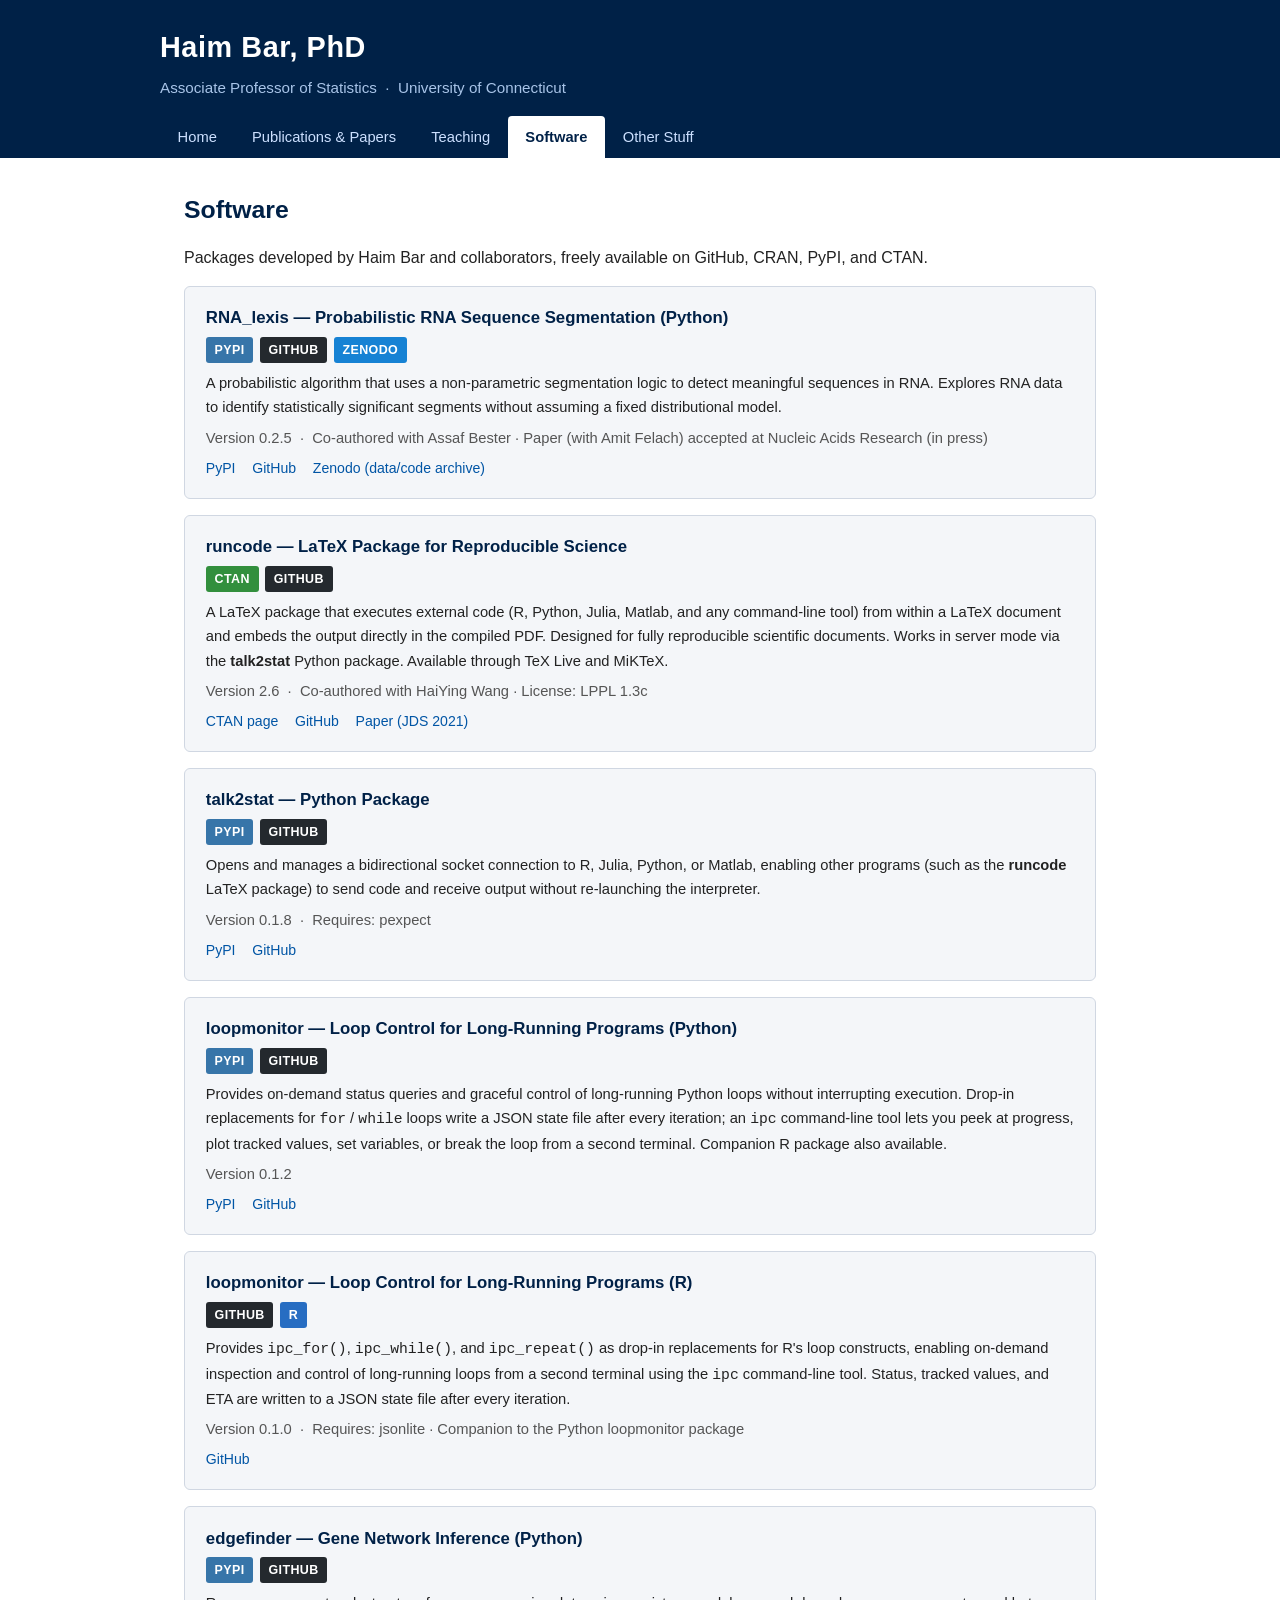
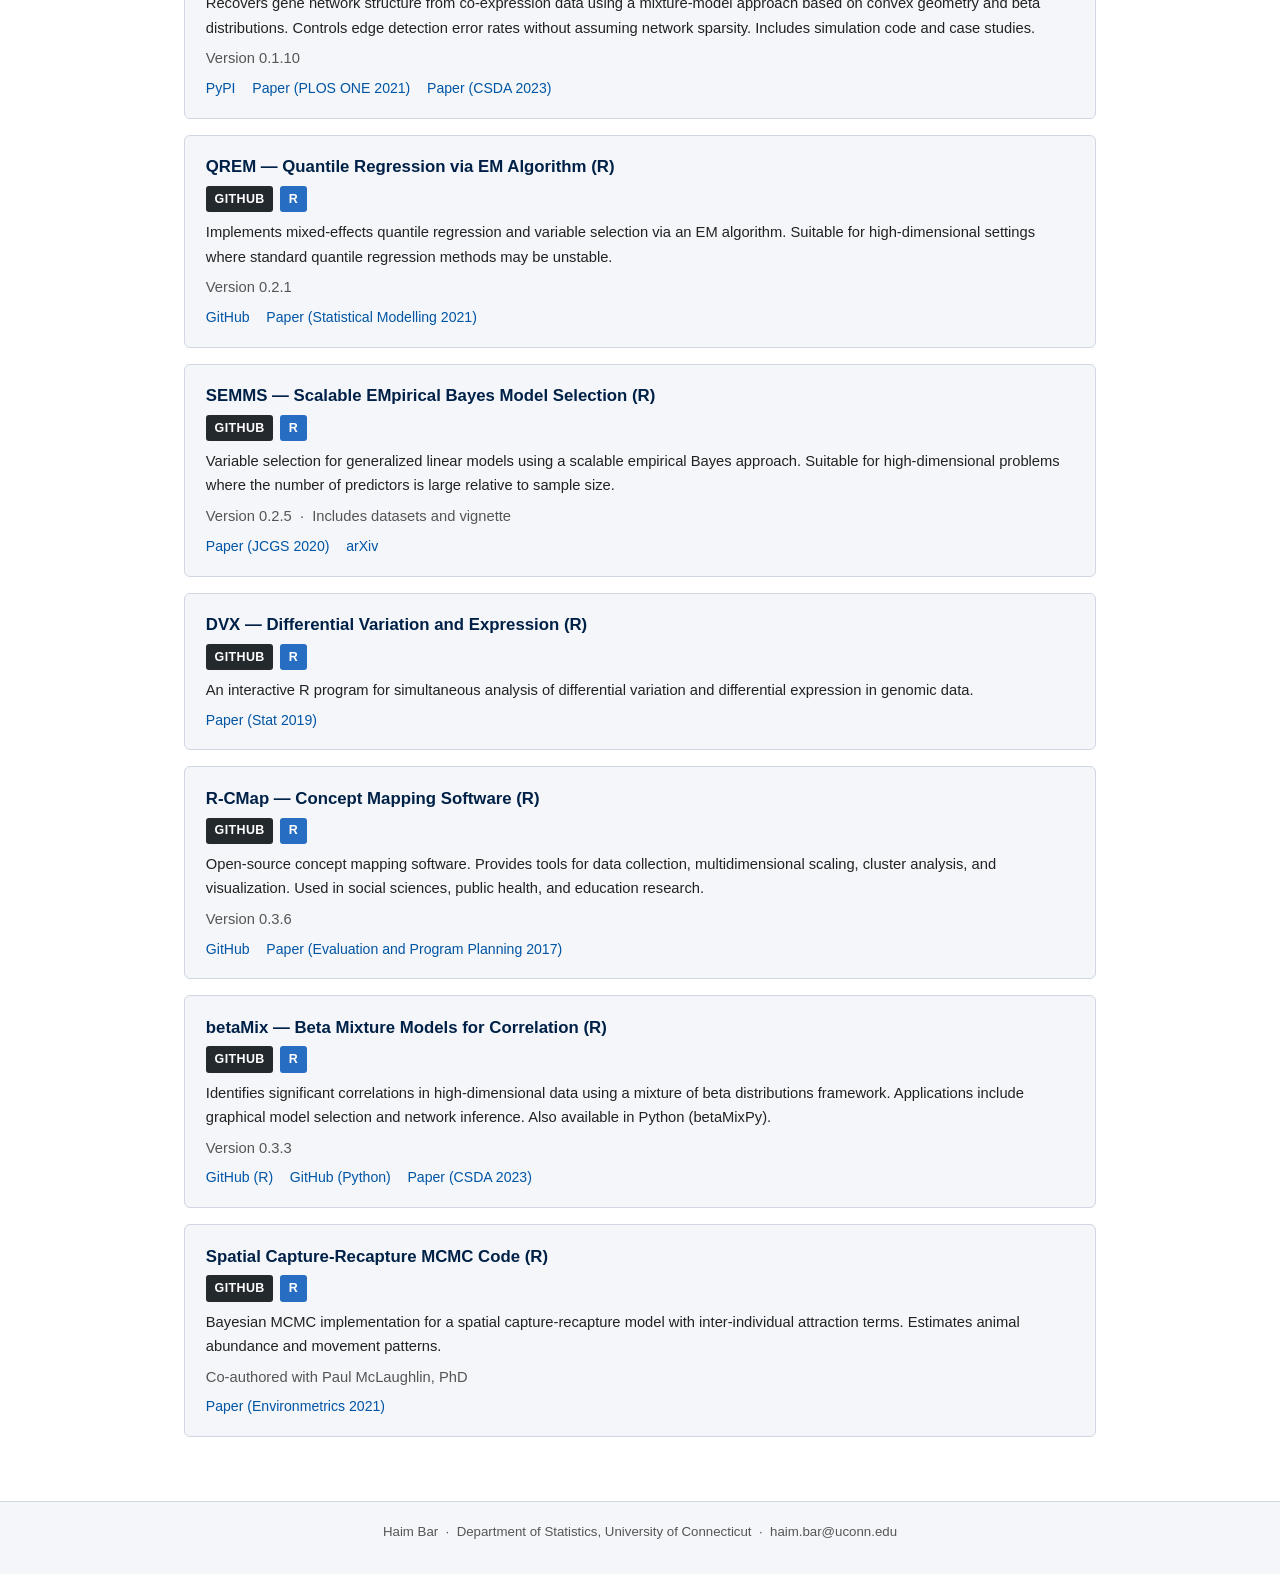
<file: software.html>
<!DOCTYPE html>
<html lang="en">
<head>
  <meta charset="UTF-8">
  <meta name="viewport" content="width=device-width, initial-scale=1.0">
  <title>Software – Haim Bar, PhD</title>
  <meta name="description" content="Open-source statistical software by Haim Bar: RNA_lexis, runcode (LaTeX reproducible science), talk2stat, edgefinder, SEMMS, QREM, betaMix, DVX, R-CMap, and loopmonitor. Available on CRAN, PyPI, CTAN, Zenodo, and GitHub.">
  <link rel="stylesheet" href="css/style.css">
</head>
<body>
<header>
  <div class="header-inner">
    <div class="site-title"><a href="index.html">Haim Bar, PhD</a></div>
    <div class="site-subtitle">Associate Professor of Statistics &nbsp;·&nbsp; University of Connecticut</div>
    <nav><ul>
        <li><a href="index.html">Home</a></li>
        <li><a href="publications.html">Publications &amp; Papers</a></li>
        <li><a href="teaching.html">Teaching</a></li>
        <li><a href="software.html" class="active">Software</a></li>
        <li><a href="other.html">Other Stuff</a></li>
    </ul></nav>
  </div>
</header>
<main>
  <h1>Software</h1>
  <p>Packages developed by Haim Bar and collaborators, freely available on GitHub, CRAN, PyPI, and CTAN.</p>
  <ul class="software-list">
    <li class="software-item">
      <div class="software-name">RNA_lexis — Probabilistic RNA Sequence Segmentation (Python)</div>
      <div class="software-badges"><span class="badge badge-pypi">PyPI</span> <span class="badge badge-github">GitHub</span> <span class="badge badge-zenodo">Zenodo</span></div>
      <div class="software-desc">A probabilistic algorithm that uses a non-parametric segmentation logic to detect meaningful sequences in RNA. Explores RNA data to identify statistically significant segments without assuming a fixed distributional model.</div>
      <div class="software-desc" style="color:var(--muted);">Version 0.2.5 &nbsp;·&nbsp; Co-authored with Assaf Bester &middot; Paper (with Amit Felach) accepted at Nucleic Acids Research (in press)</div>
      <div class="software-links"><a href="https://pypi.org/project/RNA-lexis/" target="_blank" rel="noopener">PyPI</a> <a href="https://github.com/haimbar/RNA_lexis" target="_blank" rel="noopener">GitHub</a> <a href="https://doi.org/10.5281/zenodo.21744120" target="_blank" rel="noopener">Zenodo (data/code archive)</a></div>
    </li>
    <li class="software-item">
      <div class="software-name">runcode — LaTeX Package for Reproducible Science</div>
      <div class="software-badges"><span class="badge badge-ctan">CTAN</span> <span class="badge badge-github">GitHub</span></div>
      <div class="software-desc">A LaTeX package that executes external code (R, Python, Julia, Matlab, and any command-line tool) from within a LaTeX document and embeds the output directly in the compiled PDF. Designed for fully reproducible scientific documents. Works in server mode via the <strong>talk2stat</strong> Python package. Available through TeX&nbsp;Live and MiKTeX.</div>
      <div class="software-desc" style="color:var(--muted);">Version 2.6 &nbsp;·&nbsp; Co-authored with HaiYing Wang · License: LPPL 1.3c</div>
      <div class="software-links"><a href="https://ctan.org/pkg/runcode" target="_blank" rel="noopener">CTAN page</a> <a href="https://github.com/Ossifragus/runcode" target="_blank" rel="noopener">GitHub</a> <a href="https://doi.org/10.6339/21-JDS998" target="_blank" rel="noopener">Paper (JDS 2021)</a></div>
    </li>
    <li class="software-item">
      <div class="software-name">talk2stat — Python Package</div>
      <div class="software-badges"><span class="badge badge-pypi">PyPI</span> <span class="badge badge-github">GitHub</span></div>
      <div class="software-desc">Opens and manages a bidirectional socket connection to R, Julia, Python, or Matlab, enabling other programs (such as the <strong>runcode</strong> LaTeX package) to send code and receive output without re-launching the interpreter.</div>
      <div class="software-desc" style="color:var(--muted);">Version 0.1.8 &nbsp;·&nbsp; Requires: pexpect</div>
      <div class="software-links"><a href="https://pypi.org/project/talk2stat/" target="_blank" rel="noopener">PyPI</a> <a href="https://github.com/Ossifragus/talk2stat" target="_blank" rel="noopener">GitHub</a></div>
    </li>
    <li class="software-item">
      <div class="software-name">loopmonitor — Loop Control for Long-Running Programs (Python)</div>
      <div class="software-badges"><span class="badge badge-pypi">PyPI</span> <span class="badge badge-github">GitHub</span></div>
      <div class="software-desc">Provides on-demand status queries and graceful control of long-running Python loops without interrupting execution. Drop-in replacements for <code>for</code> / <code>while</code> loops write a JSON state file after every iteration; an <code>ipc</code> command-line tool lets you peek at progress, plot tracked values, set variables, or break the loop from a second terminal. Companion R package also available.</div>
      <div class="software-desc" style="color:var(--muted);">Version 0.1.2</div>
      <div class="software-links"><a href="https://pypi.org/project/loopmonitor/" target="_blank" rel="noopener">PyPI</a> <a href="https://github.com/haimbar/loopmonitor" target="_blank" rel="noopener">GitHub</a></div>
    </li>
    <li class="software-item">
      <div class="software-name">loopmonitor — Loop Control for Long-Running Programs (R)</div>
      <div class="software-badges"><span class="badge badge-github">GitHub</span> <span class="badge badge-r">R</span></div>
      <div class="software-desc">Provides <code>ipc_for()</code>, <code>ipc_while()</code>, and <code>ipc_repeat()</code> as drop-in replacements for R's loop constructs, enabling on-demand inspection and control of long-running loops from a second terminal using the <code>ipc</code> command-line tool. Status, tracked values, and ETA are written to a JSON state file after every iteration.</div>
      <div class="software-desc" style="color:var(--muted);">Version 0.1.0 &nbsp;·&nbsp; Requires: jsonlite · Companion to the Python loopmonitor package</div>
      <div class="software-links"><a href="https://github.com/haimbar/loopmonitor-r" target="_blank" rel="noopener">GitHub</a></div>
    </li>
    <li class="software-item">
      <div class="software-name">edgefinder — Gene Network Inference (Python)</div>
      <div class="software-badges"><span class="badge badge-pypi">PyPI</span> <span class="badge badge-github">GitHub</span></div>
      <div class="software-desc">Recovers gene network structure from co-expression data using a mixture-model approach based on convex geometry and beta distributions. Controls edge detection error rates without assuming network sparsity. Includes simulation code and case studies.</div>
      <div class="software-desc" style="color:var(--muted);">Version 0.1.10</div>
      <div class="software-links"><a href="https://pypi.org/project/edgefinder/" target="_blank" rel="noopener">PyPI</a> <a href="https://doi.org/10.1371/journal.pone.0246945" target="_blank" rel="noopener">Paper (PLOS ONE 2021)</a> <a href="https://doi.org/10.1016/j.csda.2023.107800" target="_blank" rel="noopener">Paper (CSDA 2023)</a></div>
    </li>
    <li class="software-item">
      <div class="software-name">QREM — Quantile Regression via EM Algorithm (R)</div>
      <div class="software-badges"><span class="badge badge-github">GitHub</span> <span class="badge badge-r">R</span></div>
      <div class="software-desc">Implements mixed-effects quantile regression and variable selection via an EM algorithm. Suitable for high-dimensional settings where standard quantile regression methods may be unstable.</div>
      <div class="software-desc" style="color:var(--muted);">Version 0.2.1</div>
      <div class="software-links"><a href="https://github.com/haimbar/QREM" target="_blank" rel="noopener">GitHub</a> <a href="https://doi.org/10.1177/1471082X211033490" target="_blank" rel="noopener">Paper (Statistical Modelling 2021)</a></div>
    </li>
    <li class="software-item">
      <div class="software-name">SEMMS — Scalable EMpirical Bayes Model Selection (R)</div>
      <div class="software-badges"><span class="badge badge-github">GitHub</span> <span class="badge badge-r">R</span></div>
      <div class="software-desc">Variable selection for generalized linear models using a scalable empirical Bayes approach. Suitable for high-dimensional problems where the number of predictors is large relative to sample size.</div>
      <div class="software-desc" style="color:var(--muted);">Version 0.2.5 &nbsp;·&nbsp; Includes datasets and vignette</div>
      <div class="software-links"><a href="https://doi.org/10.1080/10618600.2019.1706542" target="_blank" rel="noopener">Paper (JCGS 2020)</a> <a href="https://arxiv.org/abs/2603.15902" target="_blank" rel="noopener">arXiv</a></div>
    </li>
    <li class="software-item">
      <div class="software-name">DVX — Differential Variation and Expression (R)</div>
      <div class="software-badges"><span class="badge badge-github">GitHub</span> <span class="badge badge-r">R</span></div>
      <div class="software-desc">An interactive R program for simultaneous analysis of differential variation and differential expression in genomic data.</div>
      <div class="software-links"><a href="https://doi.org/10.1002/sta4.237" target="_blank" rel="noopener">Paper (Stat 2019)</a></div>
    </li>
    <li class="software-item">
      <div class="software-name">R-CMap — Concept Mapping Software (R)</div>
      <div class="software-badges"><span class="badge badge-github">GitHub</span> <span class="badge badge-r">R</span></div>
      <div class="software-desc">Open-source concept mapping software. Provides tools for data collection, multidimensional scaling, cluster analysis, and visualization. Used in social sciences, public health, and education research.</div>
      <div class="software-desc" style="color:var(--muted);">Version 0.3.6</div>
      <div class="software-links"><a href="https://github.com/haimbar/RCMap" target="_blank" rel="noopener">GitHub</a> <a href="https://doi.org/10.1016/j.evalprogplan.2016.08.018" target="_blank" rel="noopener">Paper (Evaluation and Program Planning 2017)</a></div>
    </li>
    <li class="software-item">
      <div class="software-name">betaMix — Beta Mixture Models for Correlation (R)</div>
      <div class="software-badges"><span class="badge badge-github">GitHub</span> <span class="badge badge-r">R</span></div>
      <div class="software-desc">Identifies significant correlations in high-dimensional data using a mixture of beta distributions framework. Applications include graphical model selection and network inference. Also available in Python (betaMixPy).</div>
      <div class="software-desc" style="color:var(--muted);">Version 0.3.3</div>
      <div class="software-links"><a href="https://github.com/haimbar/betaMix" target="_blank" rel="noopener">GitHub (R)</a> <a href="https://github.com/haimbar/betaMixPy" target="_blank" rel="noopener">GitHub (Python)</a> <a href="https://doi.org/10.1016/j.csda.2023.107800" target="_blank" rel="noopener">Paper (CSDA 2023)</a></div>
    </li>
    <li class="software-item">
      <div class="software-name">Spatial Capture-Recapture MCMC Code (R)</div>
      <div class="software-badges"><span class="badge badge-github">GitHub</span> <span class="badge badge-r">R</span></div>
      <div class="software-desc">Bayesian MCMC implementation for a spatial capture-recapture model with inter-individual attraction terms. Estimates animal abundance and movement patterns.</div>
      <div class="software-desc" style="color:var(--muted);">Co-authored with Paul McLaughlin, PhD</div>
      <div class="software-links"><a href="https://doi.org/10.1002/env.2653" target="_blank" rel="noopener">Paper (Environmetrics 2021)</a></div>
    </li>
  </ul>
</main>
<footer>
  <p>Haim Bar &nbsp;·&nbsp; Department of Statistics, University of Connecticut
  &nbsp;·&nbsp; <a href="mailto:haim.bar@uconn.edu">haim.bar@uconn.edu</a></p>
</footer>
</body>
</html>
</file>
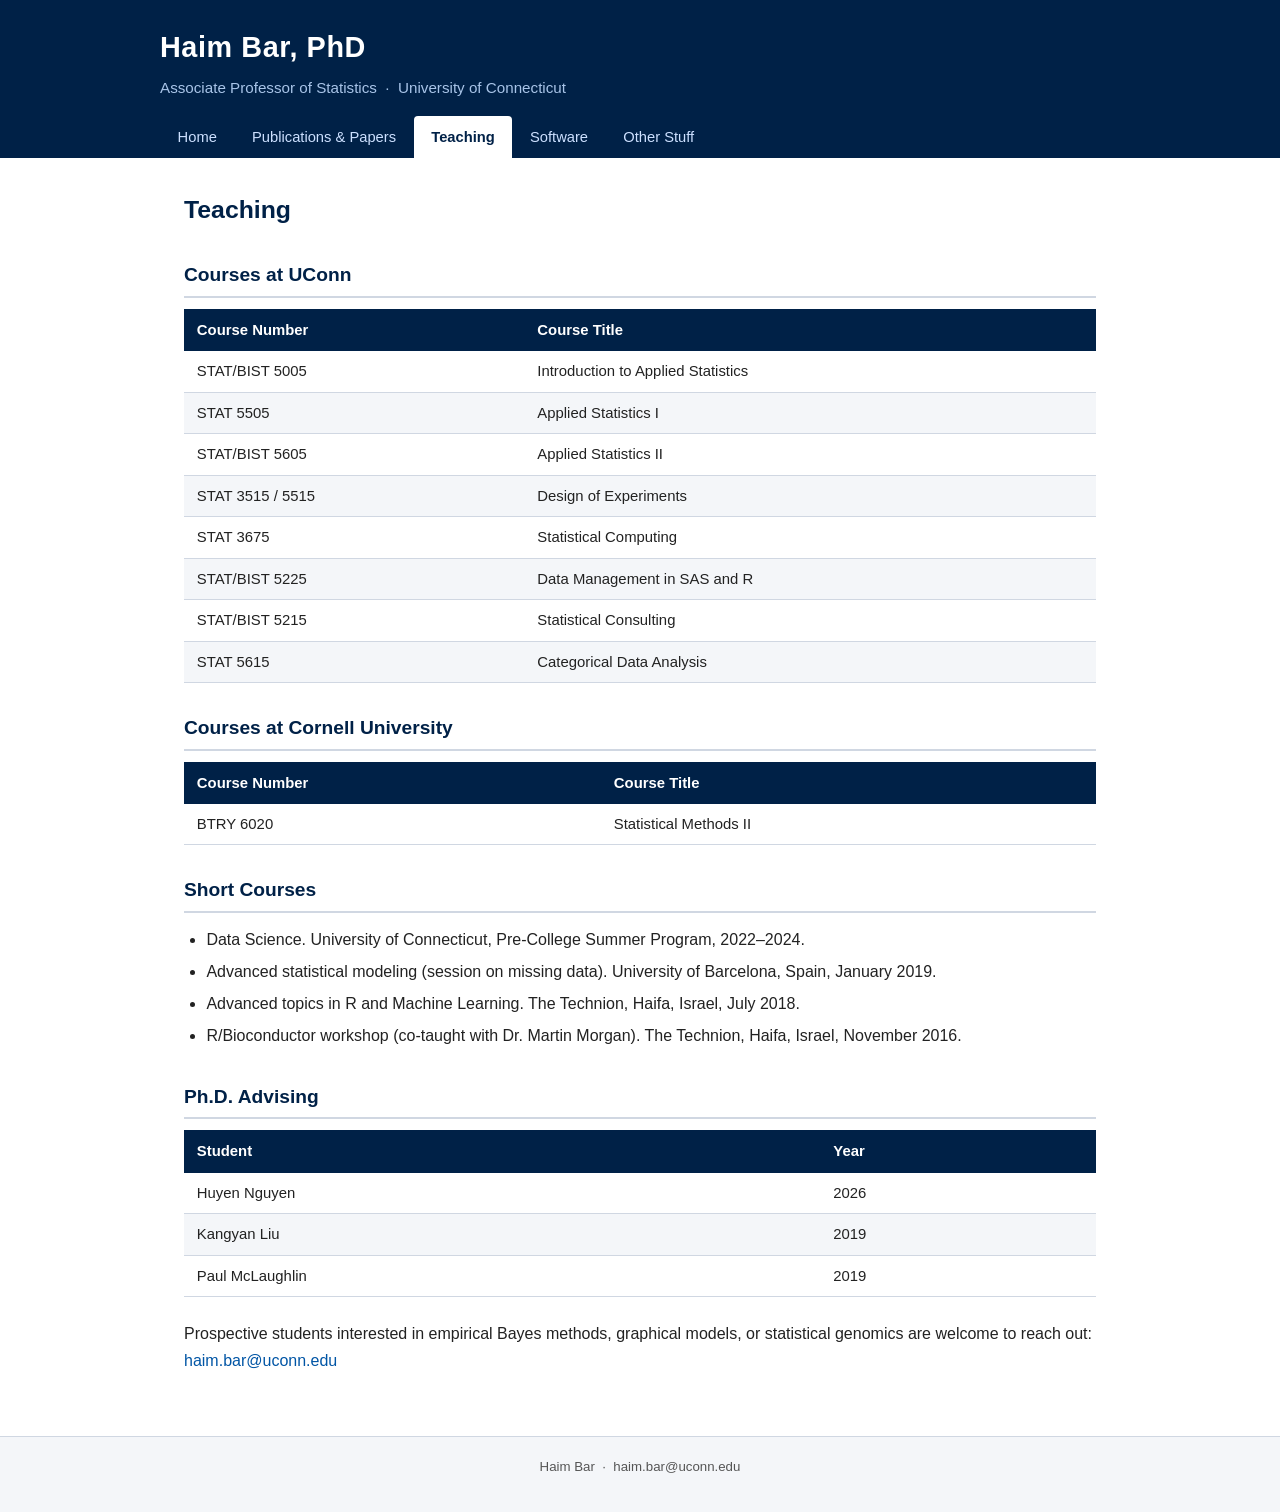
<file: teaching.html>
<!DOCTYPE html>
<html lang="en">
<head>
  <meta charset="UTF-8">
  <meta name="viewport" content="width=device-width, initial-scale=1.0">
  <title>Teaching – Haim Bar, PhD</title>
  <meta name="description" content="Courses taught by Haim Bar at UConn and Cornell, including Applied Statistics, Design of Experiments, Statistical Computing, and Categorical Data Analysis. Ph.D. advising in empirical Bayes and statistical genomics.">
  <link rel="stylesheet" href="css/style.css">
</head>
<body>

<header>
  <div class="header-inner">
    <div class="site-title"><a href="index.html">Haim Bar, PhD</a></div>
    <div class="site-subtitle">Associate Professor of Statistics &nbsp;·&nbsp; University of Connecticut</div>
    <nav>
      <ul>
        <li><a href="index.html">Home</a></li>
        <li><a href="publications.html">Publications &amp; Papers</a></li>
        <li><a href="teaching.html" class="active">Teaching</a></li>
        <li><a href="software.html">Software</a></li>
        <li><a href="other.html">Other Stuff</a></li>
      </ul>
    </nav>
  </div>
</header>

<main>
  <h1>Teaching</h1>

  <h2>Courses at UConn</h2>

  <table class="course-table">
    <thead>
      <tr>
        <th>Course Number</th>
        <th>Course Title</th>
      </tr>
    </thead>
    <tbody>
      <tr>
        <td>STAT/BIST 5005</td>
        <td>Introduction to Applied Statistics</td>
      </tr>
      <tr>
        <td>STAT 5505</td>
        <td>Applied Statistics I</td>
      </tr>
      <tr>
        <td>STAT/BIST 5605</td>
        <td>Applied Statistics II</td>
      </tr>
      <tr>
        <td>STAT 3515 / 5515</td>
        <td>Design of Experiments</td>
      </tr>
      <tr>
        <td>STAT 3675</td>
        <td>Statistical Computing</td>
      </tr>
      <tr>
        <td>STAT/BIST 5225</td>
        <td>Data Management in SAS and R</td>
      </tr>
      <tr>
        <td>STAT/BIST 5215</td>
        <td>Statistical Consulting</td>
      </tr>
      <tr>
        <td>STAT 5615</td>
        <td>Categorical Data Analysis</td>
      </tr>
    </tbody>
  </table>

  <h2>Courses at Cornell University</h2>

  <table class="course-table">
    <thead>
      <tr>
        <th>Course Number</th>
        <th>Course Title</th>
      </tr>
    </thead>
    <tbody>
      <tr>
        <td>BTRY 6020</td>
        <td>Statistical Methods II</td>
      </tr>
    </tbody>
  </table>

  <h2>Short Courses</h2>
  <ul style="margin-left:1.4rem; line-height:2;">
    <li>Data Science. University of Connecticut, Pre-College Summer Program, 2022–2024.</li>
    <li>Advanced statistical modeling (session on missing data). University of Barcelona, Spain, January 2019.</li>
    <li>Advanced topics in R and Machine Learning. The Technion, Haifa, Israel, July 2018.</li>
    <li>R/Bioconductor workshop (co-taught with Dr. Martin Morgan). The Technion, Haifa, Israel, November 2016.</li>
  </ul>

  <h2>Ph.D. Advising</h2>

  <table class="course-table">
    <thead>
      <tr><th>Student</th><th>Year</th></tr>
    </thead>
    <tbody>
      <tr><td>Huyen Nguyen</td><td>2026</td></tr>
      <tr><td>Kangyan Liu</td><td>2019</td></tr>
      <tr><td>Paul McLaughlin</td><td>2019</td></tr>
    </tbody>
  </table>

  <p style="margin-top:1.5rem;">
    Prospective students interested in empirical Bayes methods, graphical models, or statistical
    genomics are welcome to reach out:
    <a href="mailto:haim.bar@uconn.edu">haim.bar@uconn.edu</a>
  </p>

</main>

<footer>
  <p>Haim Bar &nbsp;·&nbsp;  <a href="mailto:haim.bar@uconn.edu">haim.bar@uconn.edu</a></p>
</footer>

</body>
</html>
</file>
<file: css/style.css>
/* ===== Reset & Base ===== */
*, *::before, *::after { box-sizing: border-box; margin: 0; padding: 0; }

:root {
  --navy:   #002147;
  --blue:   #0055a5;
  --blue-lt:#3378c5;
  --accent: #e8a020;
  --bg:     #ffffff;
  --bg-alt: #f4f6f9;
  --border: #d0d7e2;
  --text:   #222222;
  --muted:  #555555;
  --link:   #0055a5;
  --link-h: #003880;
}

html { font-size: 16px; scroll-behavior: smooth; }

body {
  font-family: -apple-system, BlinkMacSystemFont, "Segoe UI", Roboto, "Helvetica Neue", Arial, sans-serif;
  color: var(--text);
  background: var(--bg);
  line-height: 1.65;
}

a { color: var(--link); text-decoration: none; }
a:hover { color: var(--link-h); text-decoration: underline; }

/* ===== Header ===== */
header {
  background: var(--navy);
  color: #fff;
  padding: 1.5rem 2rem 0;
}

.header-inner {
  max-width: 960px;
  margin: 0 auto;
}

.site-title {
  font-size: 1.8rem;
  font-weight: 700;
  letter-spacing: .02em;
  color: #fff;
}

.site-title a { color: #fff; }
.site-title a:hover { text-decoration: none; color: #cce0ff; }

.site-subtitle {
  font-size: .95rem;
  color: #a8c4e8;
  margin-top: .2rem;
  margin-bottom: 1rem;
}

/* ===== Navigation tabs ===== */
nav {
  margin-top: .8rem;
}

nav ul {
  list-style: none;
  display: flex;
  gap: 0;
  flex-wrap: wrap;
}

nav ul li a {
  display: block;
  padding: .55rem 1.1rem;
  color: #cce0ff;
  font-size: .92rem;
  font-weight: 500;
  border-radius: 4px 4px 0 0;
  transition: background .15s, color .15s;
}

nav ul li a:hover {
  background: rgba(255,255,255,.15);
  color: #fff;
  text-decoration: none;
}

nav ul li a.active {
  background: var(--bg);
  color: var(--navy);
  font-weight: 700;
}

/* ===== Main content ===== */
main {
  max-width: 960px;
  margin: 0 auto;
  padding: 2rem 1.5rem 3rem;
}

/* ===== Home page: two-column layout ===== */
.home-grid {
  display: grid;
  grid-template-columns: 210px 1fr;
  gap: 2.5rem;
  align-items: start;
  margin-top: .5rem;
}

@media (max-width: 640px) {
  .home-grid { grid-template-columns: 1fr; }
}

.profile-photo {
  width: 100%;
  border-radius: 6px;
  box-shadow: 0 2px 8px rgba(0,0,0,.15);
}

.profile-photo-placeholder {
  width: 100%;
  aspect-ratio: 3/4;
  background: var(--bg-alt);
  border: 2px dashed var(--border);
  border-radius: 6px;
  display: flex;
  align-items: center;
  justify-content: center;
  color: var(--muted);
  font-size: .85rem;
  text-align: center;
}

.contact-block {
  margin-top: 1.2rem;
  font-size: .9rem;
  line-height: 1.8;
  color: var(--muted);
}

.contact-block strong { color: var(--text); display: block; margin-bottom: .3rem; font-size: .95rem; }

h1 { font-size: 1.55rem; color: var(--navy); margin-bottom: .9rem; }
h2 { font-size: 1.2rem; color: var(--navy); margin: 1.8rem 0 .7rem; border-bottom: 2px solid var(--border); padding-bottom: .3rem; }
h3 { font-size: 1rem; color: var(--navy); margin: 1.2rem 0 .4rem; }

p { margin-bottom: .9rem; }

/* ===== Publications ===== */
.year-group { margin-bottom: 2.2rem; }

.year-label {
  font-size: 1.15rem;
  font-weight: 700;
  color: var(--blue);
  border-left: 4px solid var(--accent);
  padding-left: .6rem;
  margin-bottom: 1rem;
}

.pub-list { list-style: none; }

.pub-item {
  padding: .75rem 0;
  border-bottom: 1px solid #eee;
  font-size: .93rem;
}

.pub-item:last-child { border-bottom: none; }

.pub-title { font-style: italic; }
.pub-authors em { font-style: normal; font-weight: 600; }
.pub-journal { color: var(--muted); }
.pub-doi a { font-size: .82rem; color: var(--blue-lt); }

/* ===== Talks & Patents ===== */
.talk-list, .patent-list { list-style: none; }

.talk-item, .patent-item {
  padding: .6rem 0;
  border-bottom: 1px solid #eee;
  font-size: .93rem;
}

.talk-item:last-child, .patent-item:last-child { border-bottom: none; }

.talk-title { font-style: italic; font-weight: 600; }

/* ===== Software ===== */
.software-list { list-style: none; }

.software-item {
  background: var(--bg-alt);
  border: 1px solid var(--border);
  border-radius: 6px;
  padding: 1.1rem 1.3rem;
  margin-bottom: 1rem;
}

.software-name { font-size: 1.05rem; font-weight: 700; color: var(--navy); }
.software-badges { margin: .3rem 0 .5rem; display: flex; gap: .4rem; flex-wrap: wrap; }

.badge {
  display: inline-block;
  padding: .18rem .55rem;
  border-radius: 3px;
  font-size: .78rem;
  font-weight: 600;
  text-transform: uppercase;
  letter-spacing: .03em;
}

.badge-pypi   { background: #3775a9; color: #fff; }
.badge-cran   { background: #276dc2; color: #fff; }
.badge-ctan   { background: #328f3d; color: #fff; }
.badge-github { background: #24292e; color: #fff; }
.badge-r      { background: #276dc2; color: #fff; }
.badge-zenodo { background: #1682d4; color: #fff; }

.software-desc { font-size: .92rem; color: var(--text); margin-bottom: .4rem; }
.software-links { font-size: .88rem; }
.software-links a { margin-right: .8rem; }

/* ===== Teaching ===== */
.course-table { width: 100%; border-collapse: collapse; font-size: .93rem; }
.course-table th { background: var(--navy); color: #fff; padding: .55rem .8rem; text-align: left; font-weight: 600; }
.course-table td { padding: .5rem .8rem; border-bottom: 1px solid var(--border); vertical-align: top; }
.course-table tr:nth-child(even) td { background: var(--bg-alt); }

/* ===== Other Stuff ===== */
.photo-grid {
  display: grid;
  grid-template-columns: repeat(auto-fill, minmax(260px, 1fr));
  gap: 1.2rem;
  margin-top: 1rem;
}

.photo-card {
  border: 1px solid var(--border);
  border-radius: 6px;
  overflow: hidden;
  background: var(--bg-alt);
}

.photo-card img { width: 100%; display: block; }

.photo-caption {
  padding: .6rem .8rem;
  font-size: .88rem;
  color: var(--muted);
  font-style: italic;
}

/* ===== Footer ===== */
footer {
  background: var(--bg-alt);
  border-top: 1px solid var(--border);
  padding: 1.2rem 2rem;
  text-align: center;
  font-size: .83rem;
  color: var(--muted);
}

footer a { color: var(--muted); }
footer a:hover { color: var(--link); }
</file>
